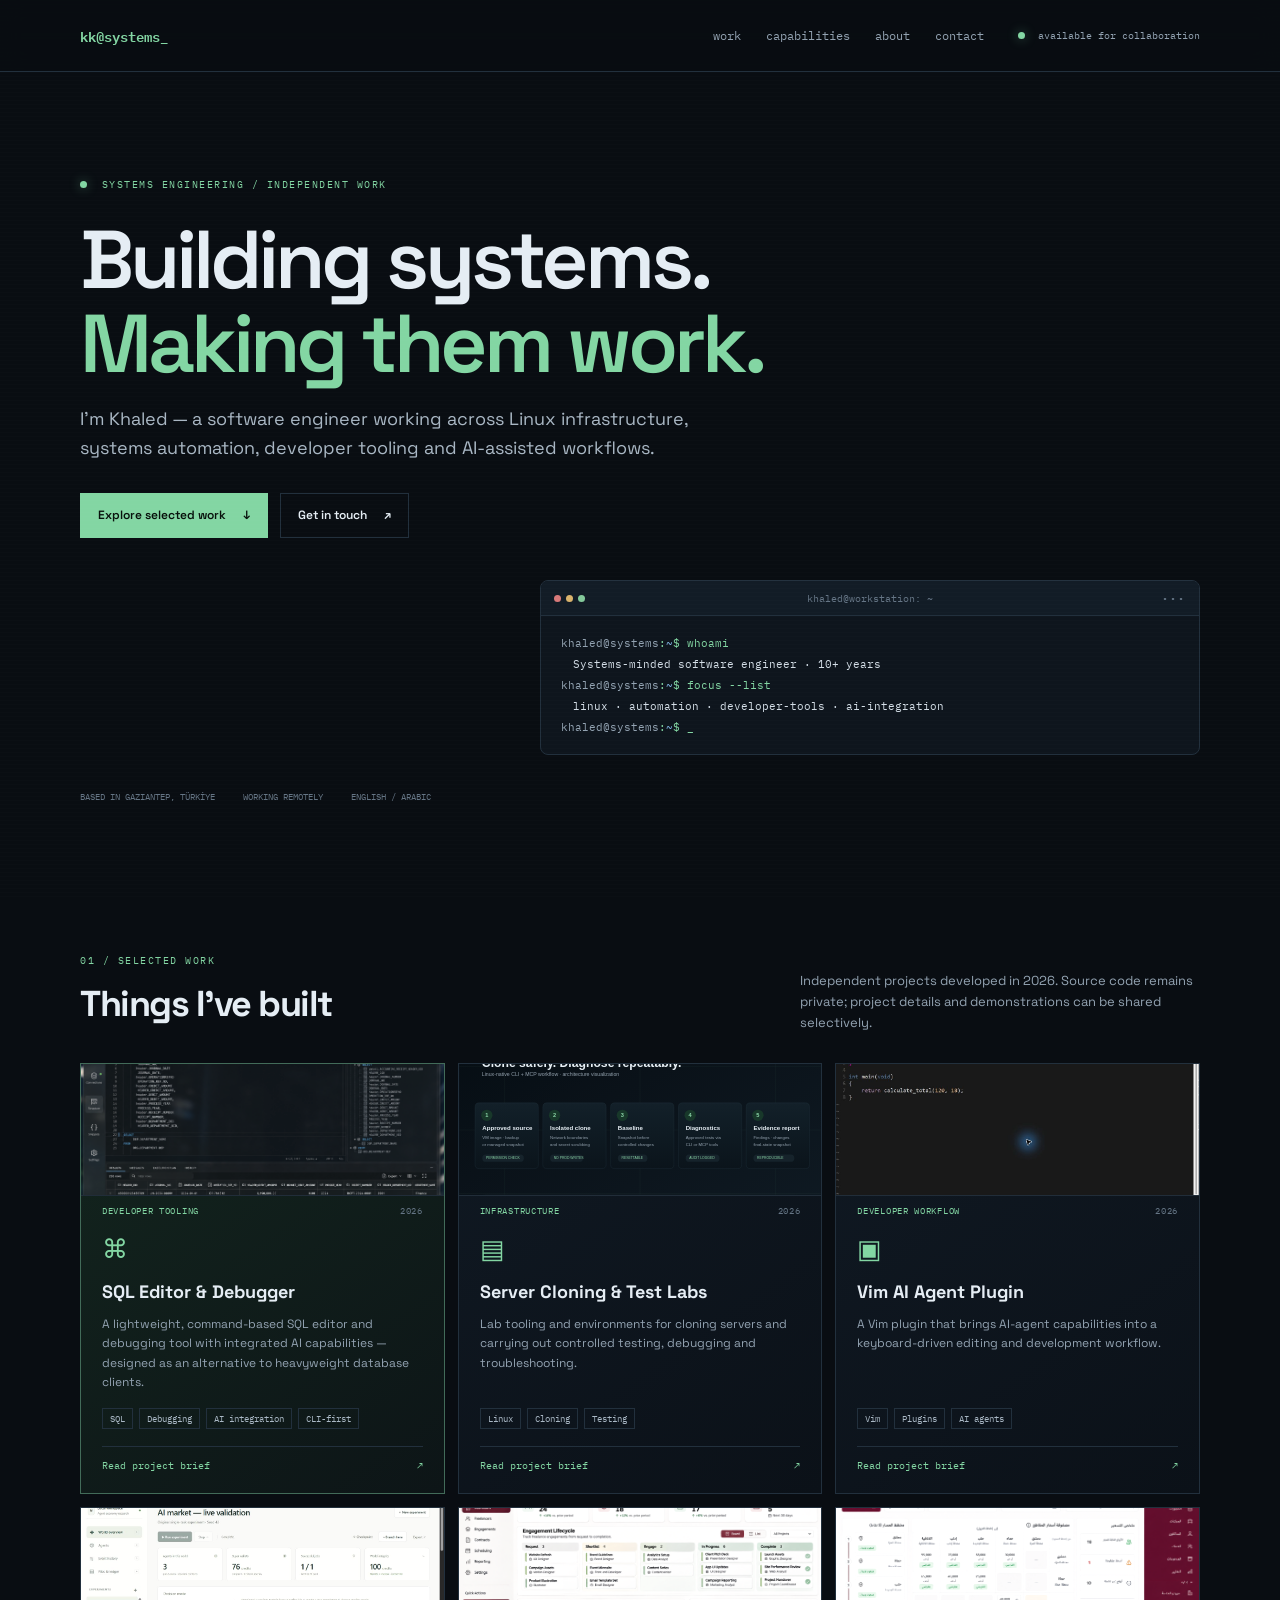
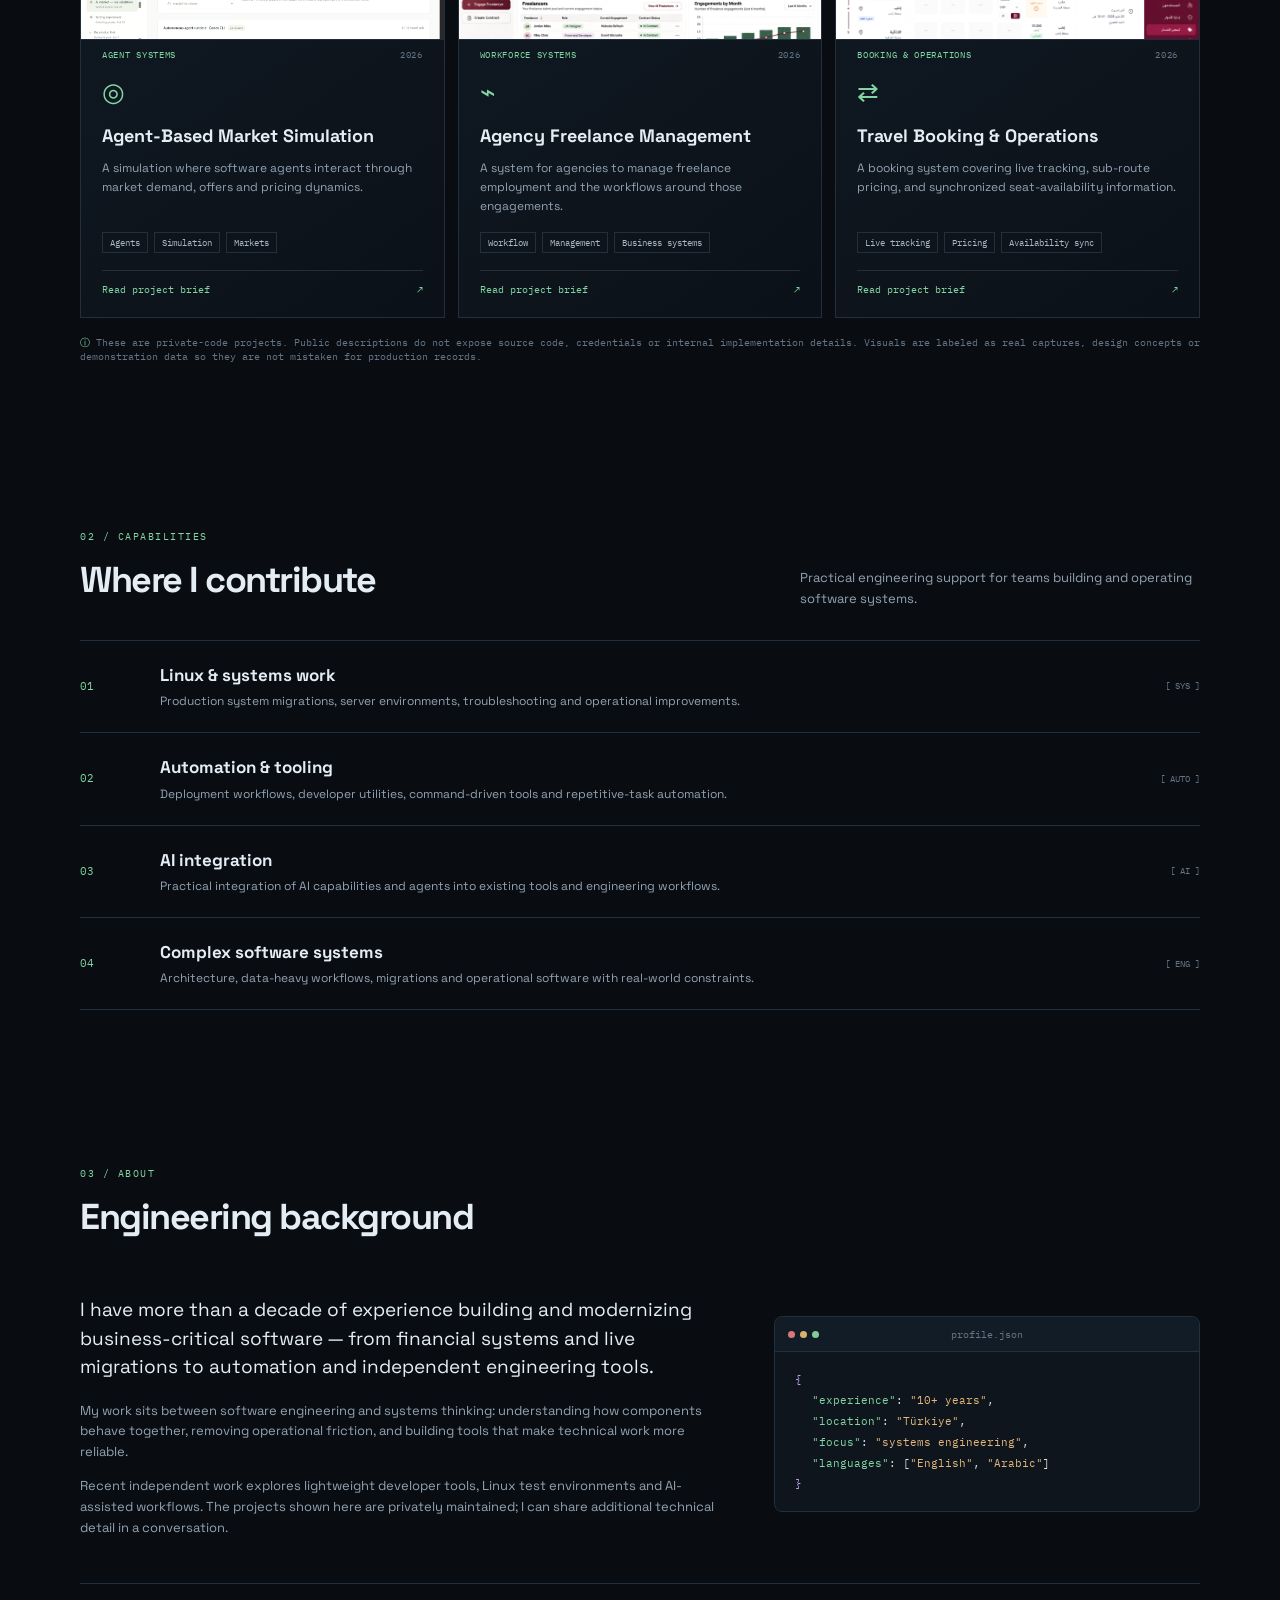
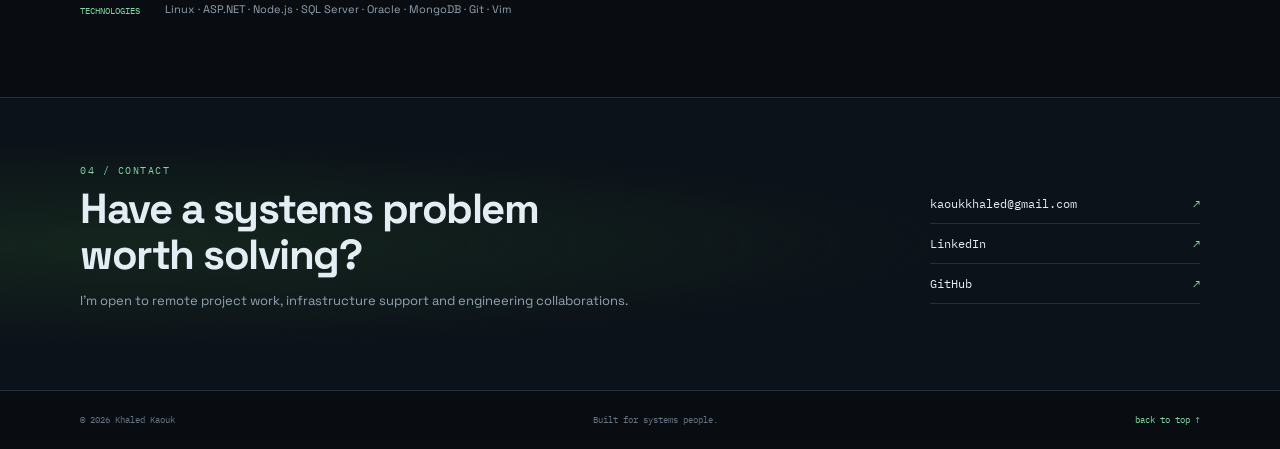
<file: index.html>
<!doctype html>
<html lang="en">
  <head>
    <meta charset="utf-8" />
    <meta name="viewport" content="width=device-width, initial-scale=1" />
    <meta
      name="description"
      content="Khaled Kaouk — systems engineering, Linux infrastructure, automation and developer tooling."
    />
    <meta property="og:title" content="Khaled Kaouk — Systems Engineering" />
    <meta
      property="og:description"
      content="Developer tools, infrastructure labs and operational software built for direct, reliable workflows."
    />
    <meta property="og:type" content="website" />
    <meta
      property="og:image"
      content="https://KhaledKaouk.github.io/assets/portfolio-social.png"
    />
    <meta name="twitter:card" content="summary_large_image" />
    <meta name="theme-color" content="#090d12" />
    <title>Khaled Kaouk | Systems Engineer</title>
    <link rel="icon" href="assets/favicon.svg" type="image/svg+xml" />
    <link rel="stylesheet" href="assets/style.css" />
    <script defer src="assets/main.js"></script>
  </head>
  <body>
    <div class="scanline" aria-hidden="true"></div>
    <header class="topbar">
      <a class="brand" href="index.html"
        ><span class="prompt">kk@systems</span><span class="cursor">_</span></a
      >
      <button
        class="menu-toggle"
        aria-label="Toggle navigation"
        aria-expanded="false"
      >
        ☰
      </button>
      <nav class="nav">
        <a href="#work">work</a>
        <a href="#capabilities">capabilities</a>
        <a href="#about">about</a>
        <a href="#contact">contact</a>
      </nav>
      <span class="status"><i></i> available for collaboration</span>
    </header>

    <main>
      <section class="hero shell">
        <div class="eyebrow">
          <span class="dot"></span> SYSTEMS ENGINEERING / INDEPENDENT WORK
        </div>
        <h1>Building systems.<br /><em>Making them work.</em></h1>
        <p class="hero-copy">
          I'm Khaled — a software engineer working across Linux infrastructure,
          systems automation, developer tooling and AI-assisted workflows.
        </p>
        <div class="hero-actions">
          <a class="button primary" href="#work"
            >Explore selected work <span>↓</span></a
          >
          <a class="button secondary" href="mailto:kaoukkhaled@gmail.com"
            >Get in touch <span>↗</span></a
          >
        </div>
        <div class="terminal-window intro-terminal">
          <div class="terminal-head">
            <span class="traffic"><b></b><b></b><b></b></span
            ><span>khaled@workstation: ~</span
            ><span class="terminal-dots">•••</span>
          </div>
          <div class="terminal-body">
            <p>
              <span class="muted">khaled@systems</span>:<span class="blue"
                >~</span
              >$ whoami
            </p>
            <p class="output">Systems-minded software engineer · 10+ years</p>
            <p>
              <span class="muted">khaled@systems</span>:<span class="blue"
                >~</span
              >$ focus --list
            </p>
            <p class="output">
              linux · automation · developer-tools · ai-integration
            </p>
            <p>
              <span class="muted">khaled@systems</span>:<span class="blue"
                >~</span
              >$ <span class="cursor">_</span>
            </p>
          </div>
        </div>
        <div class="hero-meta">
          <span>BASED IN GAZIANTEP, TÜRKİYE</span>
          <span>WORKING REMOTELY</span>
          <span>ENGLISH / ARABIC</span>
        </div>
      </section>

      <section class="section shell" id="work">
        <div class="section-heading">
          <div>
            <div class="eyebrow">01 / SELECTED WORK</div>
            <h2>Things I've built</h2>
          </div>
          <p>
            Independent projects developed in 2026. Source code remains private;
            project details and demonstrations can be shared selectively.
          </p>
        </div>
        <div class="project-grid">
          <article class="project-card featured">
            <img
              class="project-thumb"
              src="assets/projects/snted-desktop-concept.png"
              alt="SNTED desktop interface concept showing SQL editing and query results"
            />
            <div class="card-top">
              <span class="tag">DEVELOPER TOOLING</span
              ><span class="year">2026</span>
            </div>
            <div class="project-icon">⌘</div>
            <h3>SQL Editor &amp; Debugger</h3>
            <p>
              A lightweight, command-based SQL editor and debugging tool with
              integrated AI capabilities — designed as an alternative to
              heavyweight database clients.
            </p>
            <div class="chips">
              <span>SQL</span><span>Debugging</span><span>AI integration</span
              ><span>CLI-first</span>
            </div>
            <a class="text-link" href="projects/sql-editor.html"
              >Read project brief <span>↗</span></a
            >
          </article>
          <article class="project-card">
            <img
              class="project-thumb"
              src="assets/projects/netlab-workflow.svg"
              alt="NetLab isolated server clone and diagnostics workflow diagram"
            />
            <div class="card-top">
              <span class="tag">INFRASTRUCTURE</span
              ><span class="year">2026</span>
            </div>
            <div class="project-icon">▤</div>
            <h3>Server Cloning &amp; Test Labs</h3>
            <p>
              Lab tooling and environments for cloning servers and carrying out
              controlled testing, debugging and troubleshooting.
            </p>
            <div class="chips">
              <span>Linux</span><span>Cloning</span><span>Testing</span>
            </div>
            <a class="text-link" href="projects/server-labs.html"
              >Read project brief <span>↗</span></a
            >
          </article>
          <article class="project-card">
            <img
              class="project-thumb"
              src="assets/projects/vim-agent-provider.png"
              alt="Vim editor with the local vim-agent plugin loaded"
            />
            <div class="card-top">
              <span class="tag">DEVELOPER WORKFLOW</span
              ><span class="year">2026</span>
            </div>
            <div class="project-icon">▣</div>
            <h3>Vim AI Agent Plugin</h3>
            <p>
              A Vim plugin that brings AI-agent capabilities into a
              keyboard-driven editing and development workflow.
            </p>
            <div class="chips">
              <span>Vim</span><span>Plugins</span><span>AI agents</span>
            </div>
            <a class="text-link" href="projects/vim-ai.html"
              >Read project brief <span>↗</span></a
            >
          </article>
          <article class="project-card">
            <img
              class="project-thumb"
              src="assets/projects/agentworld-dashboard.png"
              alt="AgentWorld experiment dashboard with agents, wallets and event history"
            />
            <div class="card-top">
              <span class="tag">AGENT SYSTEMS</span
              ><span class="year">2026</span>
            </div>
            <div class="project-icon">◎</div>
            <h3>Agent-Based Market Simulation</h3>
            <p>
              A simulation where software agents interact through market demand,
              offers and pricing dynamics.
            </p>
            <div class="chips">
              <span>Agents</span><span>Simulation</span><span>Markets</span>
            </div>
            <a class="text-link" href="projects/market-sim.html"
              >Read project brief <span>↗</span></a
            >
          </article>
          <article class="project-card">
            <img
              class="project-thumb"
              src="assets/projects/freelance-demo-data.png"
              alt="Sanitized concept dashboard for freelance engagement management"
            />
            <div class="card-top">
              <span class="tag">WORKFORCE SYSTEMS</span
              ><span class="year">2026</span>
            </div>
            <div class="project-icon">⌁</div>
            <h3>Agency Freelance Management</h3>
            <p>
              A system for agencies to manage freelance employment and the
              workflows around those engagements.
            </p>
            <div class="chips">
              <span>Workflow</span><span>Management</span
              ><span>Business systems</span>
            </div>
            <a class="text-link" href="projects/freelance-platform.html"
              >Read project brief <span>↗</span></a
            >
          </article>
          <article class="project-card">
            <img
              class="project-thumb"
              src="assets/projects/tripbooking-route-pricing.png"
              alt="TripBooking route-segment pricing interface in Arabic"
            />
            <div class="card-top">
              <span class="tag">BOOKING &amp; OPERATIONS</span
              ><span class="year">2026</span>
            </div>
            <div class="project-icon">⇄</div>
            <h3>Travel Booking &amp; Operations</h3>
            <p>
              A booking system covering live tracking, sub-route pricing, and
              synchronized seat-availability information.
            </p>
            <div class="chips">
              <span>Live tracking</span><span>Pricing</span
              ><span>Availability sync</span>
            </div>
            <a class="text-link" href="projects/travel-platform.html"
              >Read project brief <span>↗</span></a
            >
          </article>
        </div>
        <p class="private-note">
          <span>ⓘ</span> These are private-code projects. Public descriptions do
          not expose source code, credentials or internal implementation
          details. Visuals are labeled as real captures, design concepts or
          demonstration data so they are not mistaken for production records.
        </p>
      </section>

      <section class="section shell" id="capabilities">
        <div class="section-heading">
          <div>
            <div class="eyebrow">02 / CAPABILITIES</div>
            <h2>Where I contribute</h2>
          </div>
          <p>
            Practical engineering support for teams building and operating
            software systems.
          </p>
        </div>
        <div class="capability-list">
          <div>
            <span class="cap-num">01</span>
            <div>
              <h3>Linux &amp; systems work</h3>
              <p>
                Production system migrations, server environments,
                troubleshooting and operational improvements.
              </p>
            </div>
            <span class="cap-mark">[ SYS ]</span>
          </div>
          <div>
            <span class="cap-num">02</span>
            <div>
              <h3>Automation &amp; tooling</h3>
              <p>
                Deployment workflows, developer utilities, command-driven tools
                and repetitive-task automation.
              </p>
            </div>
            <span class="cap-mark">[ AUTO ]</span>
          </div>
          <div>
            <span class="cap-num">03</span>
            <div>
              <h3>AI integration</h3>
              <p>
                Practical integration of AI capabilities and agents into
                existing tools and engineering workflows.
              </p>
            </div>
            <span class="cap-mark">[ AI ]</span>
          </div>
          <div>
            <span class="cap-num">04</span>
            <div>
              <h3>Complex software systems</h3>
              <p>
                Architecture, data-heavy workflows, migrations and operational
                software with real-world constraints.
              </p>
            </div>
            <span class="cap-mark">[ ENG ]</span>
          </div>
        </div>
      </section>

      <section class="section shell about-section" id="about">
        <div class="section-heading">
          <div>
            <div class="eyebrow">03 / ABOUT</div>
            <h2>Engineering background</h2>
          </div>
        </div>
        <div class="about-layout">
          <div class="about-copy">
            <p class="large-copy">
              I have more than a decade of experience building and modernizing
              business-critical software — from financial systems and live
              migrations to automation and independent engineering tools.
            </p>
            <p>
              My work sits between software engineering and systems thinking:
              understanding how components behave together, removing operational
              friction, and building tools that make technical work more
              reliable.
            </p>
            <p>
              Recent independent work explores lightweight developer tools,
              Linux test environments and AI-assisted workflows. The projects
              shown here are privately maintained; I can share additional
              technical detail in a conversation.
            </p>
          </div>
          <div class="facts terminal-window">
            <div class="terminal-head">
              <span class="traffic"><b></b><b></b><b></b></span
              ><span>profile.json</span>
            </div>
            <div class="terminal-body">
              <p><span class="purple">{</span></p>
              <p class="json-line">
                <span class="green">"experience"</span>:
                <span class="orange">"10+ years"</span>,
              </p>
              <p class="json-line">
                <span class="green">"location"</span>:
                <span class="orange">"Türkiye"</span>,
              </p>
              <p class="json-line">
                <span class="green">"focus"</span>:
                <span class="orange">"systems engineering"</span>,
              </p>
              <p class="json-line">
                <span class="green">"languages"</span>: [<span class="orange"
                  >"English"</span
                >, <span class="orange">"Arabic"</span>]
              </p>
              <p><span class="purple">}</span></p>
            </div>
          </div>
        </div>
        <div class="stack-row">
          <span>TECHNOLOGIES</span>
          <p>
            Linux · ASP.NET · Node.js · SQL Server · Oracle · MongoDB · Git ·
            Vim
          </p>
        </div>
      </section>

      <section class="contact-section" id="contact">
        <div class="shell contact-inner">
          <div>
            <div class="eyebrow">04 / CONTACT</div>
            <h2>Have a systems problem<br />worth solving?</h2>
            <p>
              I'm open to remote project work, infrastructure support and
              engineering collaborations.
            </p>
          </div>
          <div class="contact-links">
            <a href="mailto:kaoukkhaled@gmail.com"
              >kaoukkhaled@gmail.com <span>↗</span></a
            >
            <a
              href="https://www.linkedin.com/in/khaled-kaouk-2a9bb425a/"
              target="_blank"
              rel="noreferrer"
              >LinkedIn <span>↗</span></a
            >
            <a
              href="https://github.com/KhaledKaouk"
              target="_blank"
              rel="noreferrer"
              >GitHub <span>↗</span></a
            >
          </div>
        </div>
      </section>
    </main>
    <footer class="footer shell">
      <span>© <span id="year"></span> Khaled Kaouk</span
      ><span>Built for systems people.</span><a href="#top">back to top ↑</a>
    </footer>
  </body>
</html>
</file>
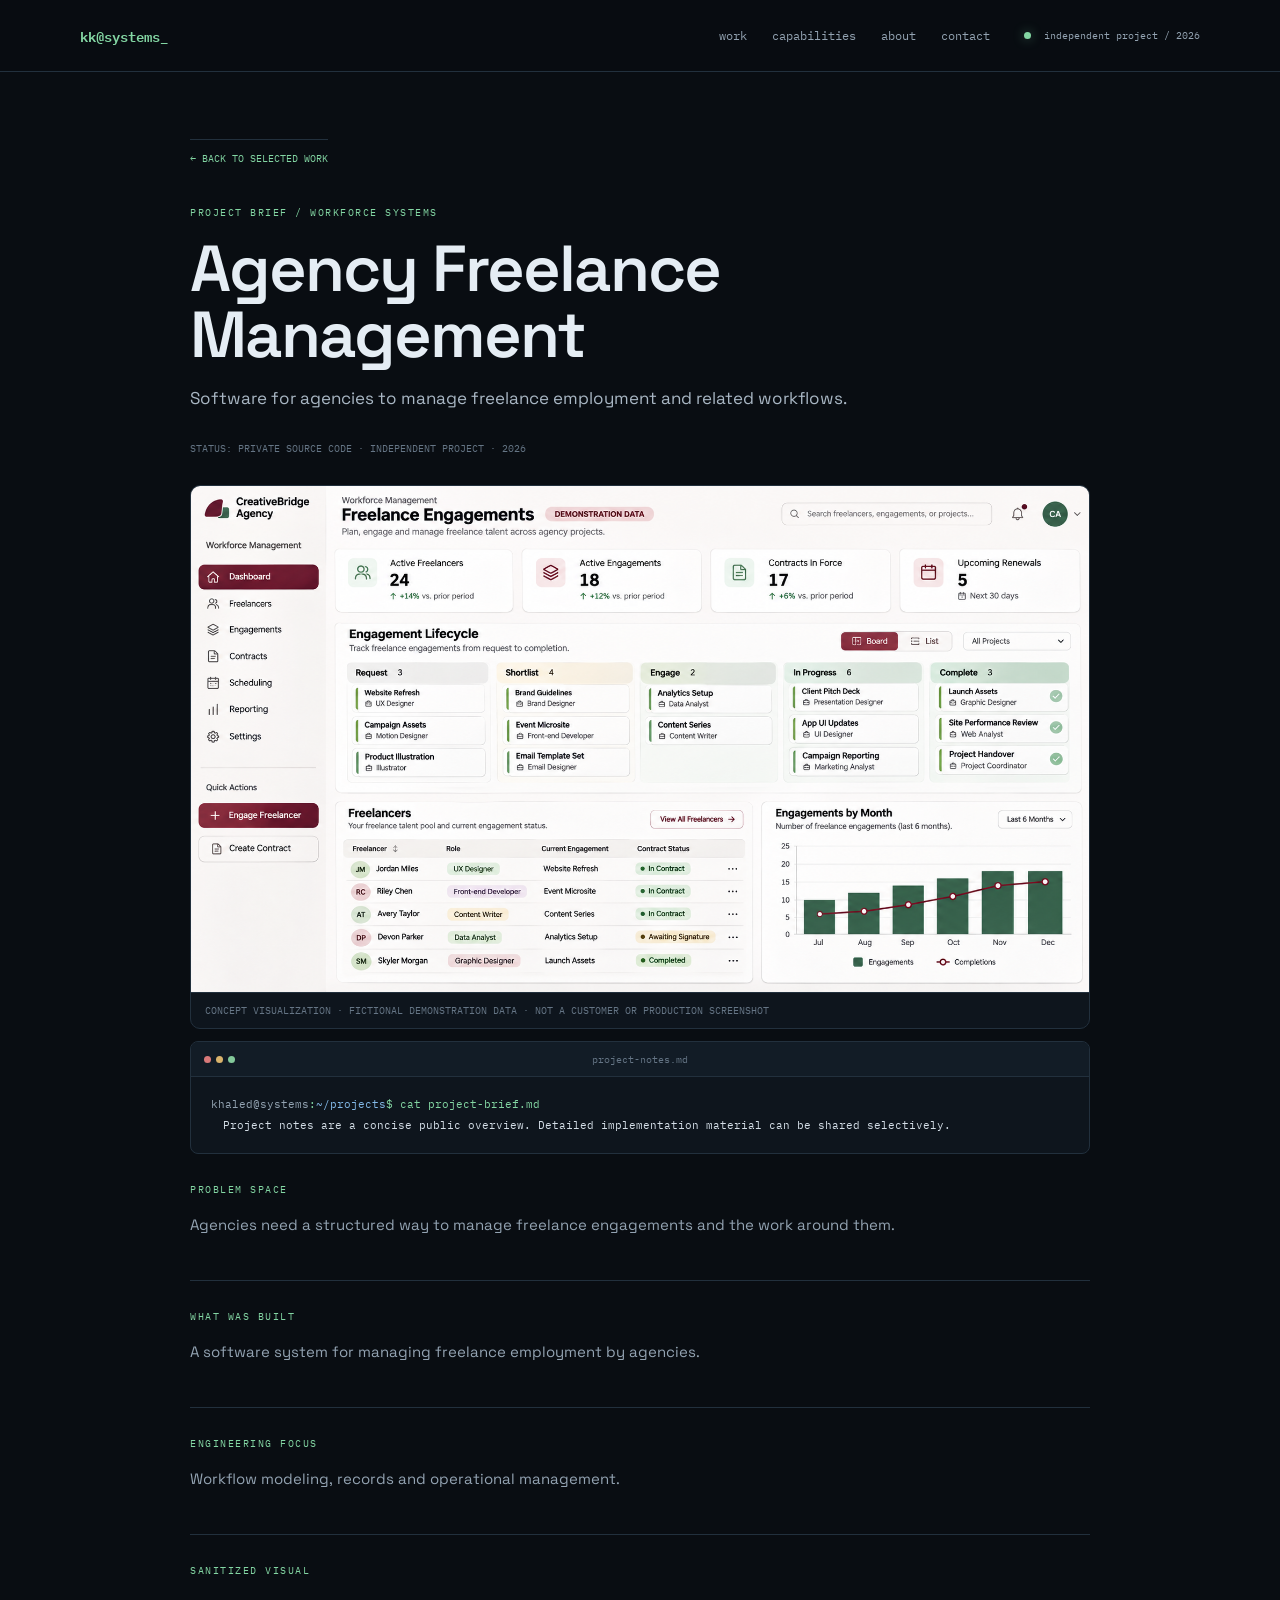
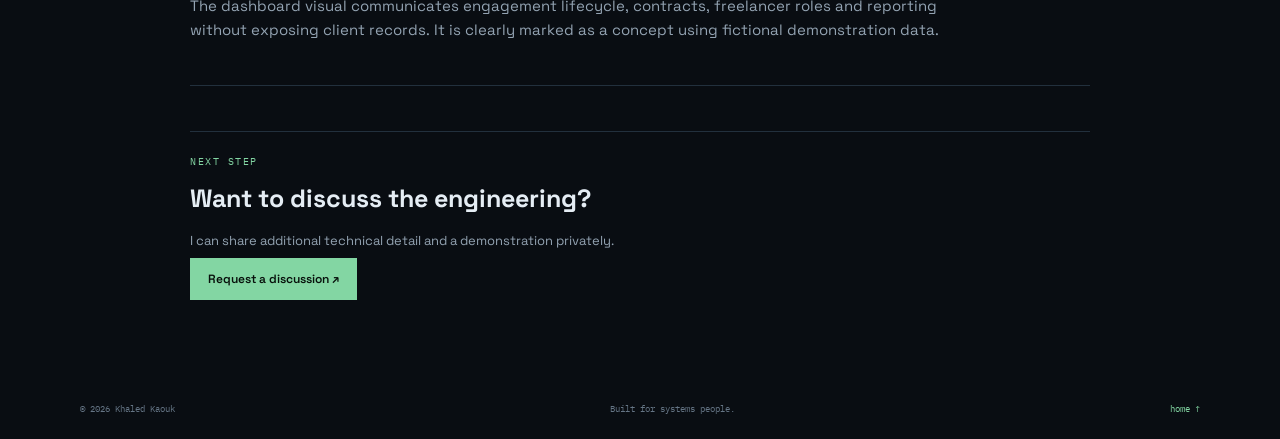
<file: projects/freelance-platform.html>
<!doctype html>
<html lang="en">
  <head>
    <meta charset="utf-8" />
    <meta name="viewport" content="width=device-width, initial-scale=1" />
    <meta name="theme-color" content="#090d12" />
    <meta
      name="description"
      content="An agency workforce system for freelance engagements, lifecycle state and operational reporting."
    />
    <meta
      property="og:title"
      content="Agency Freelance Management — Khaled Kaouk"
    />
    <meta
      property="og:description"
      content="Freelance engagement lifecycle, contracts, roles and reporting for agencies."
    />
    <meta
      property="og:image"
      content="https://KhaledKaouk.github.io/assets/projects/freelance-demo-data.png"
    />
    <meta name="twitter:card" content="summary_large_image" />
    <title>Agency Freelance Management | Khaled Kaouk</title>
    <link rel="stylesheet" href="../assets/style.css" />
    <script defer src="../assets/main.js"></script>
  </head>
  <body>
    <header class="topbar">
      <a class="brand" href="../index.html"
        ><span class="prompt">kk@systems</span><span class="cursor">_</span></a
      ><button
        class="menu-toggle"
        aria-label="Toggle navigation"
        aria-expanded="false"
      >
        ☰
      </button>
      <nav class="nav">
        <a href="../index.html#work">work</a
        ><a href="../index.html#capabilities">capabilities</a
        ><a href="../index.html#about">about</a
        ><a href="../index.html#contact">contact</a>
      </nav>
      <span class="status"><i></i> independent project / 2026</span>
    </header>
    <main class="shell" style="padding: 72px 0 90px; max-width: 900px">
      <a class="text-link" href="../index.html#work">← BACK TO SELECTED WORK</a>
      <div class="eyebrow" style="margin-top: 35px">
        PROJECT BRIEF / WORKFORCE SYSTEMS
      </div>
      <h1
        style="
          font-size: clamp(40px, 6vw, 65px);
          letter-spacing: -2px;
          margin: 15px 0;
        "
      >
        Agency Freelance Management
      </h1>
      <p class="hero-copy" style="font-size: 17px; max-width: 760px">
        Software for agencies to manage freelance employment and related
        workflows.
      </p>
      <div class="private-note" style="margin: 30px 0">
        STATUS: PRIVATE SOURCE CODE · INDEPENDENT PROJECT · 2026
      </div>
      <figure class="project-visual">
        <img
          src="../assets/projects/freelance-demo-data.png"
          alt="Concept dashboard for agency freelance engagement management using demonstration data"
        />
        <figcaption>
          CONCEPT VISUALIZATION · FICTIONAL DEMONSTRATION DATA · NOT A CUSTOMER
          OR PRODUCTION SCREENSHOT
        </figcaption>
      </figure>
      <div class="terminal-window">
        <div class="terminal-head">
          <span class="traffic"><b></b><b></b><b></b></span
          ><span>project-notes.md</span>
        </div>
        <div class="terminal-body">
          <p>
            <span class="muted">khaled@systems</span>:<span class="blue"
              >~/projects</span
            >$ cat project-brief.md
          </p>
          <p class="output">
            Project notes are a concise public overview. Detailed implementation
            material can be shared selectively.
          </p>
        </div>
      </div>
      <section
        class="section"
        style="padding: 28px 0; border-bottom: 1px solid var(--line)"
      >
        <div class="eyebrow">PROBLEM SPACE</div>
        <p style="max-width: 760px; color: var(--muted); font-size: 15px">
          Agencies need a structured way to manage freelance engagements and the
          work around them.
        </p>
      </section>
      <section
        class="section"
        style="padding: 28px 0; border-bottom: 1px solid var(--line)"
      >
        <div class="eyebrow">WHAT WAS BUILT</div>
        <p style="max-width: 760px; color: var(--muted); font-size: 15px">
          A software system for managing freelance employment by agencies.
        </p>
      </section>
      <section
        class="section"
        style="padding: 28px 0; border-bottom: 1px solid var(--line)"
      >
        <div class="eyebrow">ENGINEERING FOCUS</div>
        <p style="max-width: 760px; color: var(--muted); font-size: 15px">
          Workflow modeling, records and operational management.
        </p>
      </section>
      <section
        class="section"
        style="padding: 28px 0; border-bottom: 1px solid var(--line)"
      >
        <div class="eyebrow">SANITIZED VISUAL</div>
        <p style="max-width: 760px; color: var(--muted); font-size: 15px">
          The dashboard visual communicates engagement lifecycle, contracts,
          freelancer roles and reporting without exposing client records. It is
          clearly marked as a concept using fictional demonstration data.
        </p>
      </section>
      <div
        style="
          border-top: 1px solid var(--line);
          margin-top: 45px;
          padding-top: 22px;
        "
      >
        <div class="eyebrow">NEXT STEP</div>
        <h2 style="font-size: 25px; margin: 8px 0">
          Want to discuss the engineering?
        </h2>
        <p style="color: var(--muted); font-size: 13px">
          I can share additional technical detail and a demonstration privately.
        </p>
        <a
          class="button primary"
          href="mailto:kaoukkhaled@gmail.com?subject=Project%20discussion%3A%20Agency%20Freelance%20Management"
          >Request a discussion ↗</a
        >
      </div>
    </main>
    <footer class="footer shell">
      <span>© <span id="year"></span> Khaled Kaouk</span
      ><span>Built for systems people.</span><a href="../index.html">home ↑</a>
    </footer>
  </body>
</html>
</file>
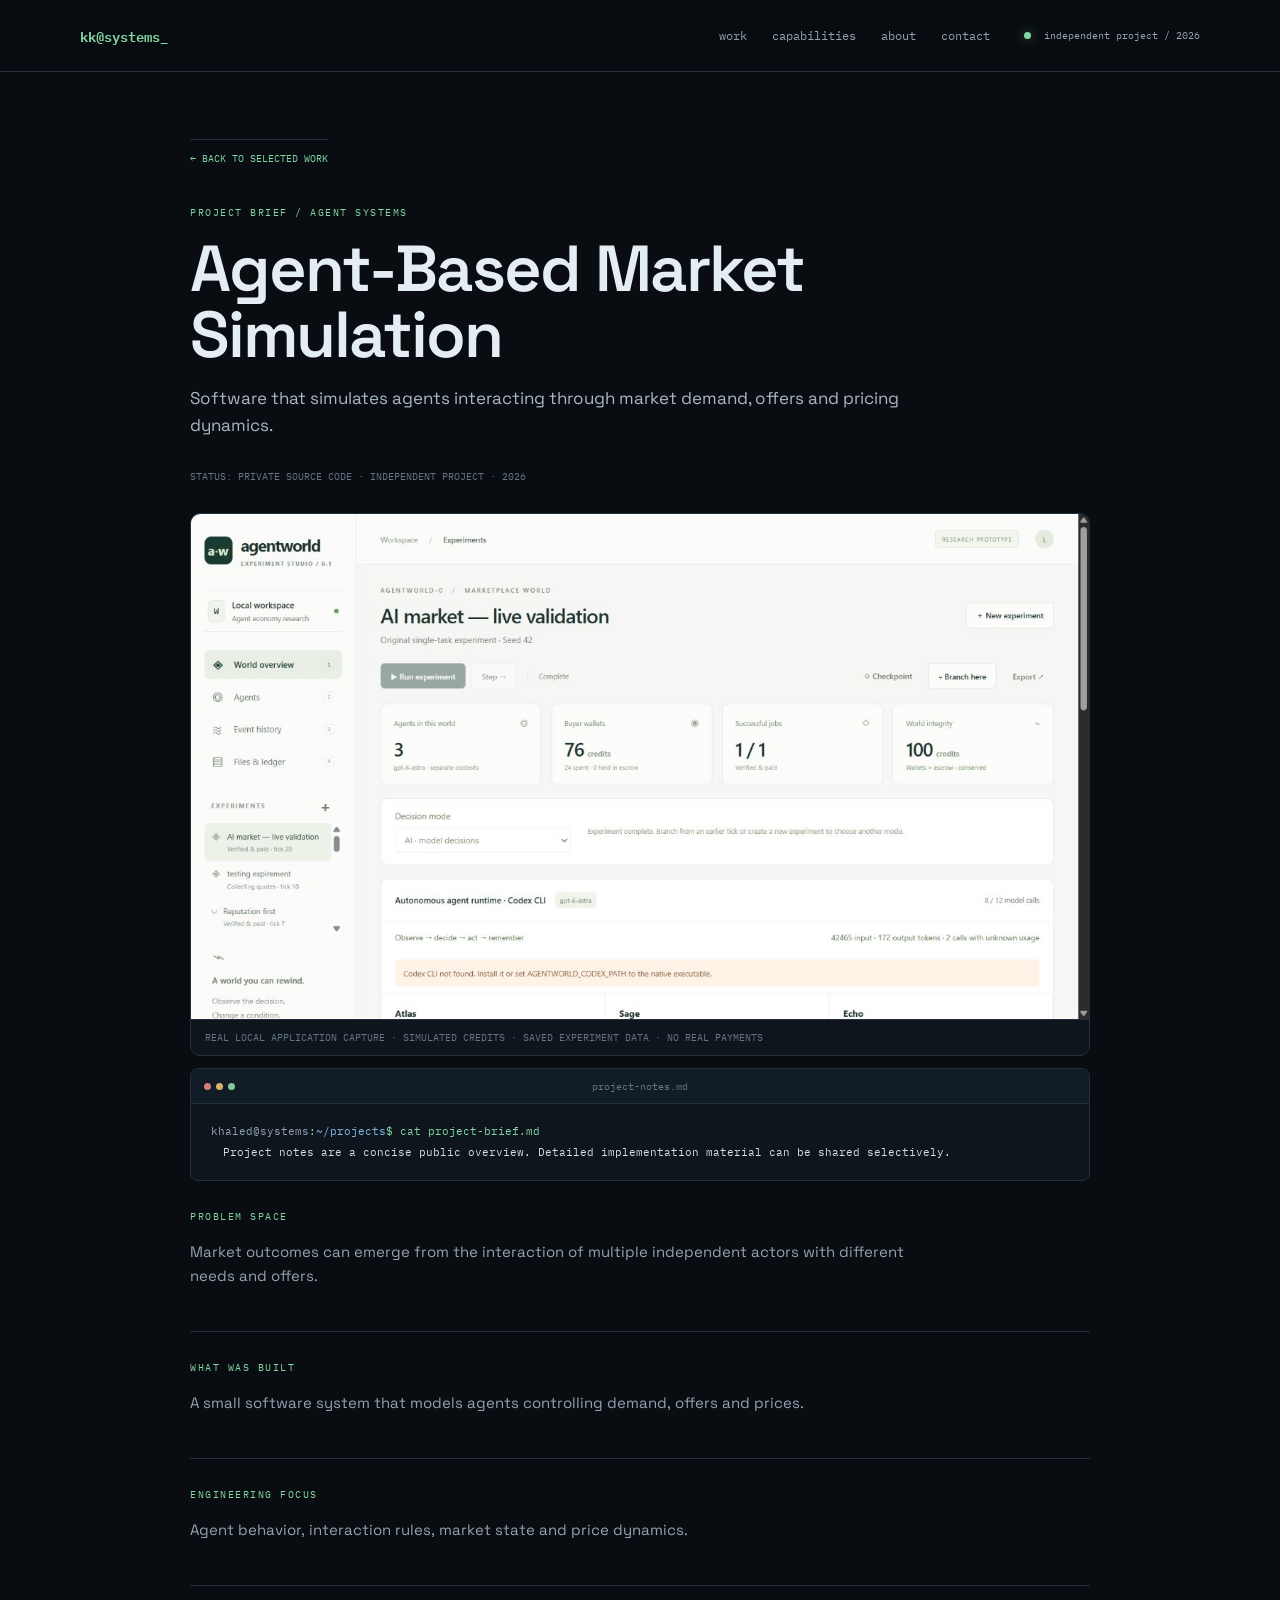
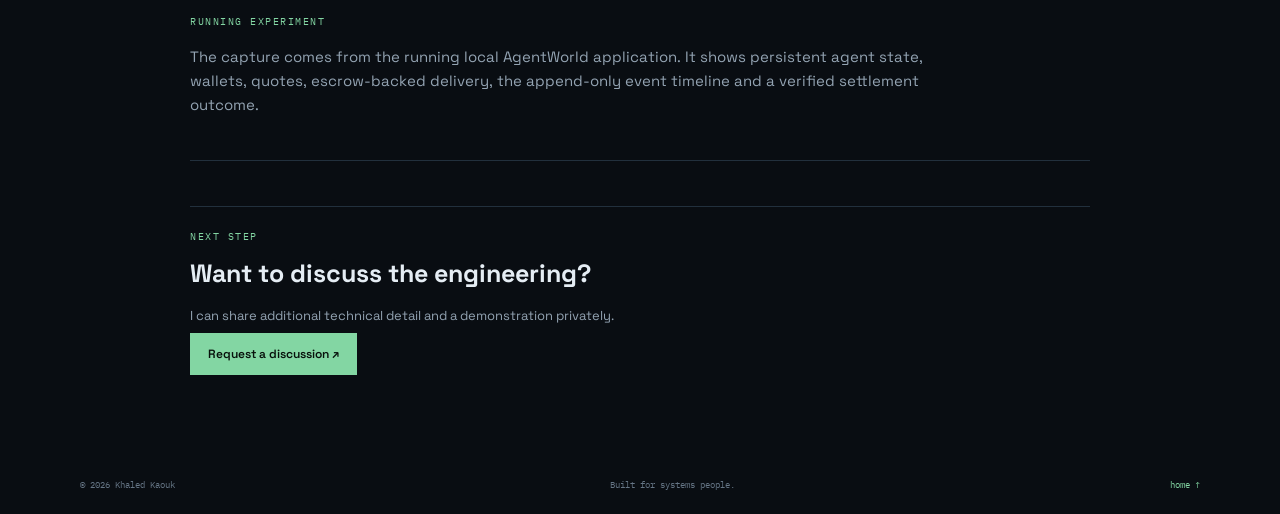
<file: projects/market-sim.html>
<!doctype html>
<html lang="en">
  <head>
    <meta charset="utf-8" />
    <meta name="viewport" content="width=device-width, initial-scale=1" />
    <meta name="theme-color" content="#090d12" />
    <meta
      name="description"
      content="AgentWorld, a local stateful test world for observable agent markets, wallets, escrow and replay."
    />
    <meta
      property="og:title"
      content="AgentWorld Market Simulation — Khaled Kaouk"
    />
    <meta
      property="og:description"
      content="Observable agent markets with wallets, escrow, event history, replay and branching."
    />
    <meta
      property="og:image"
      content="https://KhaledKaouk.github.io/assets/projects/agentworld-dashboard.png"
    />
    <meta name="twitter:card" content="summary_large_image" />
    <title>Agent-Based Market Simulation | Khaled Kaouk</title>
    <link rel="stylesheet" href="../assets/style.css" />
    <script defer src="../assets/main.js"></script>
  </head>
  <body>
    <header class="topbar">
      <a class="brand" href="../index.html"
        ><span class="prompt">kk@systems</span><span class="cursor">_</span></a
      ><button
        class="menu-toggle"
        aria-label="Toggle navigation"
        aria-expanded="false"
      >
        ☰
      </button>
      <nav class="nav">
        <a href="../index.html#work">work</a
        ><a href="../index.html#capabilities">capabilities</a
        ><a href="../index.html#about">about</a
        ><a href="../index.html#contact">contact</a>
      </nav>
      <span class="status"><i></i> independent project / 2026</span>
    </header>
    <main class="shell" style="padding: 72px 0 90px; max-width: 900px">
      <a class="text-link" href="../index.html#work">← BACK TO SELECTED WORK</a>
      <div class="eyebrow" style="margin-top: 35px">
        PROJECT BRIEF / AGENT SYSTEMS
      </div>
      <h1
        style="
          font-size: clamp(40px, 6vw, 65px);
          letter-spacing: -2px;
          margin: 15px 0;
        "
      >
        Agent-Based Market Simulation
      </h1>
      <p class="hero-copy" style="font-size: 17px; max-width: 760px">
        Software that simulates agents interacting through market demand, offers
        and pricing dynamics.
      </p>
      <div class="private-note" style="margin: 30px 0">
        STATUS: PRIVATE SOURCE CODE · INDEPENDENT PROJECT · 2026
      </div>
      <figure class="project-visual">
        <img
          src="../assets/projects/agentworld-dashboard.png"
          alt="Running AgentWorld experiment dashboard showing agents, wallets, quotes and verified settlement"
        />
        <figcaption>
          REAL LOCAL APPLICATION CAPTURE · SIMULATED CREDITS · SAVED EXPERIMENT
          DATA · NO REAL PAYMENTS
        </figcaption>
      </figure>
      <div class="terminal-window">
        <div class="terminal-head">
          <span class="traffic"><b></b><b></b><b></b></span
          ><span>project-notes.md</span>
        </div>
        <div class="terminal-body">
          <p>
            <span class="muted">khaled@systems</span>:<span class="blue"
              >~/projects</span
            >$ cat project-brief.md
          </p>
          <p class="output">
            Project notes are a concise public overview. Detailed implementation
            material can be shared selectively.
          </p>
        </div>
      </div>
      <section
        class="section"
        style="padding: 28px 0; border-bottom: 1px solid var(--line)"
      >
        <div class="eyebrow">PROBLEM SPACE</div>
        <p style="max-width: 760px; color: var(--muted); font-size: 15px">
          Market outcomes can emerge from the interaction of multiple
          independent actors with different needs and offers.
        </p>
      </section>
      <section
        class="section"
        style="padding: 28px 0; border-bottom: 1px solid var(--line)"
      >
        <div class="eyebrow">WHAT WAS BUILT</div>
        <p style="max-width: 760px; color: var(--muted); font-size: 15px">
          A small software system that models agents controlling demand, offers
          and prices.
        </p>
      </section>
      <section
        class="section"
        style="padding: 28px 0; border-bottom: 1px solid var(--line)"
      >
        <div class="eyebrow">ENGINEERING FOCUS</div>
        <p style="max-width: 760px; color: var(--muted); font-size: 15px">
          Agent behavior, interaction rules, market state and price dynamics.
        </p>
      </section>
      <section
        class="section"
        style="padding: 28px 0; border-bottom: 1px solid var(--line)"
      >
        <div class="eyebrow">RUNNING EXPERIMENT</div>
        <p style="max-width: 760px; color: var(--muted); font-size: 15px">
          The capture comes from the running local AgentWorld application. It
          shows persistent agent state, wallets, quotes, escrow-backed delivery,
          the append-only event timeline and a verified settlement outcome.
        </p>
      </section>
      <div
        style="
          border-top: 1px solid var(--line);
          margin-top: 45px;
          padding-top: 22px;
        "
      >
        <div class="eyebrow">NEXT STEP</div>
        <h2 style="font-size: 25px; margin: 8px 0">
          Want to discuss the engineering?
        </h2>
        <p style="color: var(--muted); font-size: 13px">
          I can share additional technical detail and a demonstration privately.
        </p>
        <a
          class="button primary"
          href="mailto:kaoukkhaled@gmail.com?subject=Project%20discussion%3A%20Agent-Based%20Market%20Simulation"
          >Request a discussion ↗</a
        >
      </div>
    </main>
    <footer class="footer shell">
      <span>© <span id="year"></span> Khaled Kaouk</span
      ><span>Built for systems people.</span><a href="../index.html">home ↑</a>
    </footer>
  </body>
</html>
</file>
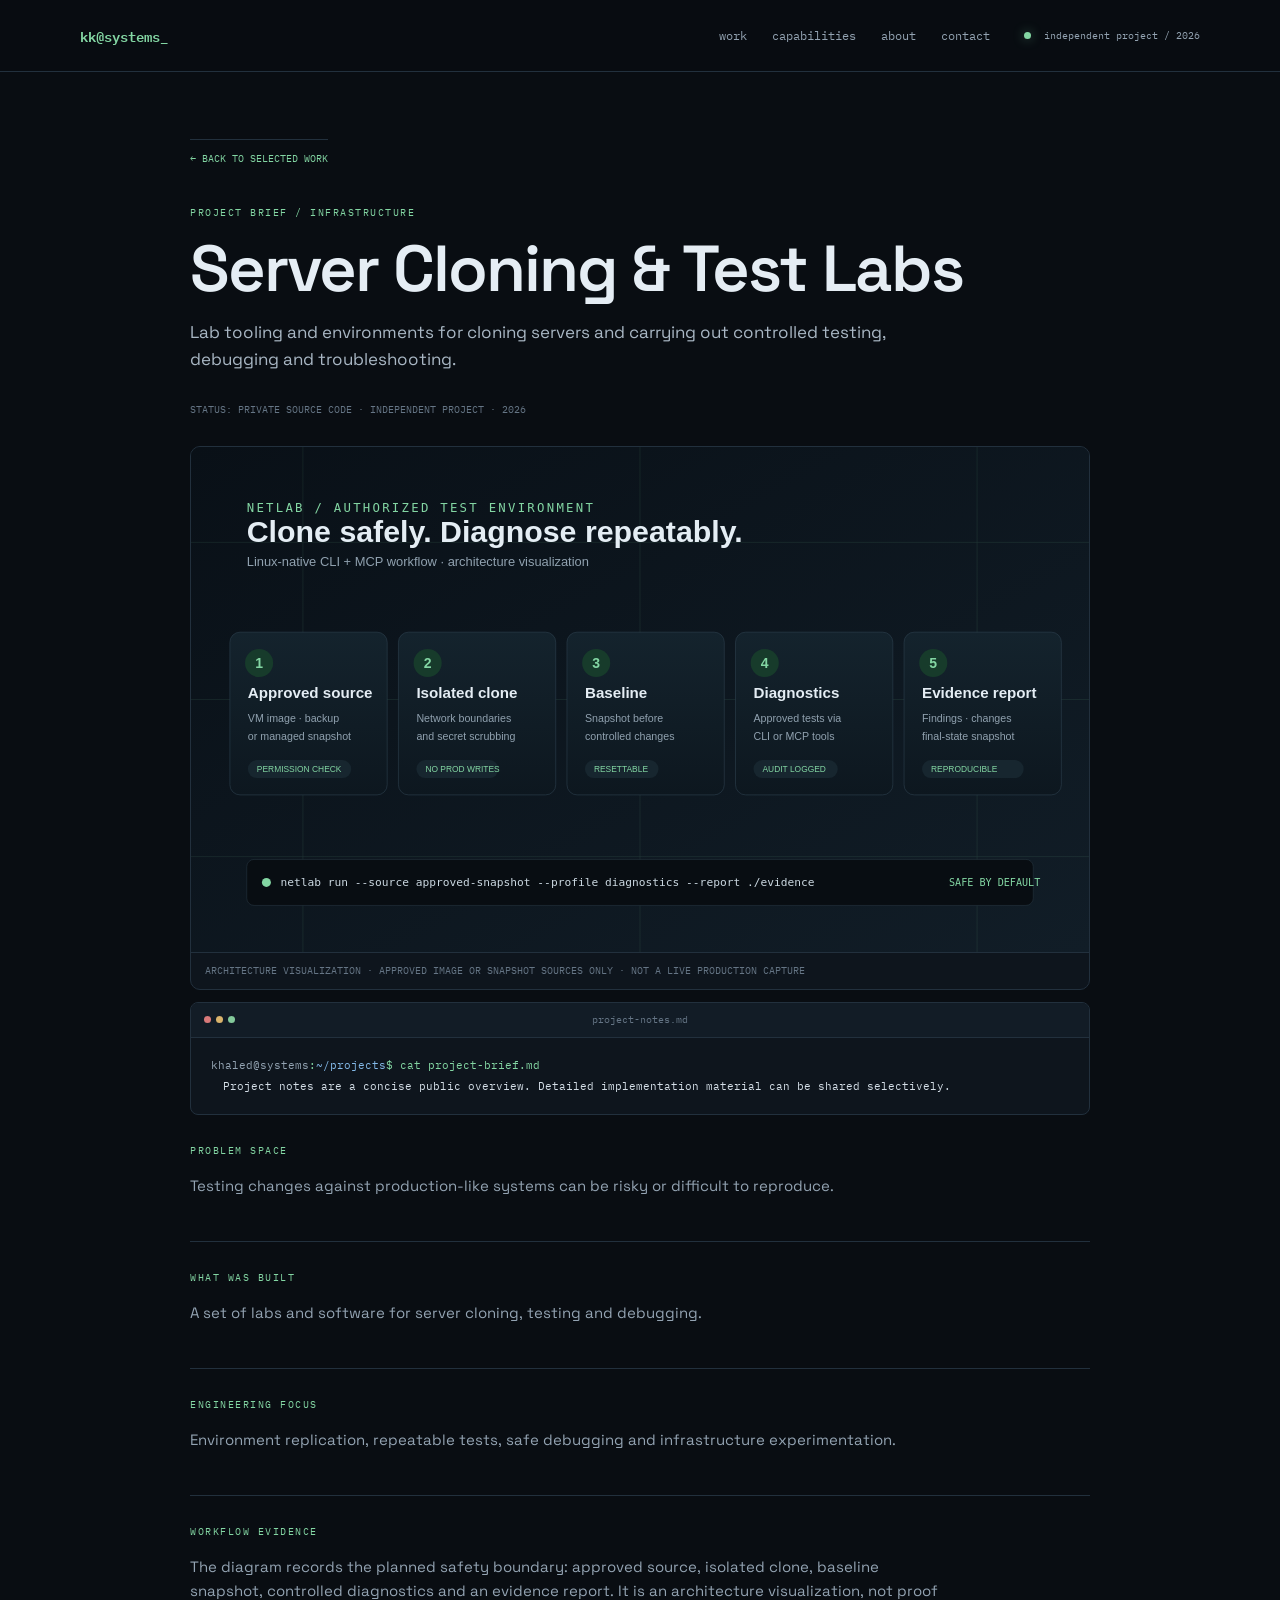
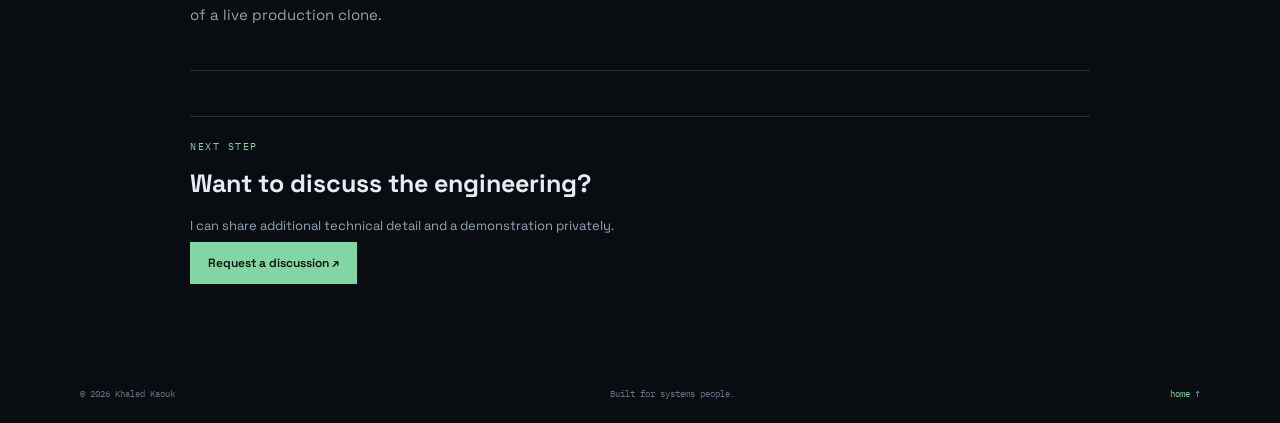
<file: projects/server-labs.html>
<!doctype html>
<html lang="en">
  <head>
    <meta charset="utf-8" />
    <meta name="viewport" content="width=device-width, initial-scale=1" />
    <meta name="theme-color" content="#090d12" />
    <meta
      name="description"
      content="NetLab workflow for authorized server cloning, isolated testing and repeatable diagnostics."
    />
    <meta
      property="og:title"
      content="Server Cloning &amp; Test Labs — Khaled Kaouk"
    />
    <meta
      property="og:description"
      content="An authorized, isolated workflow for repeatable server testing and diagnostics."
    />
    <meta
      property="og:image"
      content="https://KhaledKaouk.github.io/assets/portfolio-social.png"
    />
    <meta name="twitter:card" content="summary_large_image" />
    <title>Server Cloning & Test Labs | Khaled Kaouk</title>
    <link rel="stylesheet" href="../assets/style.css" />
    <script defer src="../assets/main.js"></script>
  </head>
  <body>
    <header class="topbar">
      <a class="brand" href="../index.html"
        ><span class="prompt">kk@systems</span><span class="cursor">_</span></a
      ><button
        class="menu-toggle"
        aria-label="Toggle navigation"
        aria-expanded="false"
      >
        ☰
      </button>
      <nav class="nav">
        <a href="../index.html#work">work</a
        ><a href="../index.html#capabilities">capabilities</a
        ><a href="../index.html#about">about</a
        ><a href="../index.html#contact">contact</a>
      </nav>
      <span class="status"><i></i> independent project / 2026</span>
    </header>
    <main class="shell" style="padding: 72px 0 90px; max-width: 900px">
      <a class="text-link" href="../index.html#work">← BACK TO SELECTED WORK</a>
      <div class="eyebrow" style="margin-top: 35px">
        PROJECT BRIEF / INFRASTRUCTURE
      </div>
      <h1
        style="
          font-size: clamp(40px, 6vw, 65px);
          letter-spacing: -2px;
          margin: 15px 0;
        "
      >
        Server Cloning & Test Labs
      </h1>
      <p class="hero-copy" style="font-size: 17px; max-width: 760px">
        Lab tooling and environments for cloning servers and carrying out
        controlled testing, debugging and troubleshooting.
      </p>
      <div class="private-note" style="margin: 30px 0">
        STATUS: PRIVATE SOURCE CODE · INDEPENDENT PROJECT · 2026
      </div>
      <figure class="project-visual">
        <img
          src="../assets/projects/netlab-workflow.svg"
          alt="NetLab authorized cloning and isolated diagnostics workflow"
        />
        <figcaption>
          ARCHITECTURE VISUALIZATION · APPROVED IMAGE OR SNAPSHOT SOURCES ONLY ·
          NOT A LIVE PRODUCTION CAPTURE
        </figcaption>
      </figure>
      <div class="terminal-window">
        <div class="terminal-head">
          <span class="traffic"><b></b><b></b><b></b></span
          ><span>project-notes.md</span>
        </div>
        <div class="terminal-body">
          <p>
            <span class="muted">khaled@systems</span>:<span class="blue"
              >~/projects</span
            >$ cat project-brief.md
          </p>
          <p class="output">
            Project notes are a concise public overview. Detailed implementation
            material can be shared selectively.
          </p>
        </div>
      </div>
      <section
        class="section"
        style="padding: 28px 0; border-bottom: 1px solid var(--line)"
      >
        <div class="eyebrow">PROBLEM SPACE</div>
        <p style="max-width: 760px; color: var(--muted); font-size: 15px">
          Testing changes against production-like systems can be risky or
          difficult to reproduce.
        </p>
      </section>
      <section
        class="section"
        style="padding: 28px 0; border-bottom: 1px solid var(--line)"
      >
        <div class="eyebrow">WHAT WAS BUILT</div>
        <p style="max-width: 760px; color: var(--muted); font-size: 15px">
          A set of labs and software for server cloning, testing and debugging.
        </p>
      </section>
      <section
        class="section"
        style="padding: 28px 0; border-bottom: 1px solid var(--line)"
      >
        <div class="eyebrow">ENGINEERING FOCUS</div>
        <p style="max-width: 760px; color: var(--muted); font-size: 15px">
          Environment replication, repeatable tests, safe debugging and
          infrastructure experimentation.
        </p>
      </section>
      <section
        class="section"
        style="padding: 28px 0; border-bottom: 1px solid var(--line)"
      >
        <div class="eyebrow">WORKFLOW EVIDENCE</div>
        <p style="max-width: 760px; color: var(--muted); font-size: 15px">
          The diagram records the planned safety boundary: approved source,
          isolated clone, baseline snapshot, controlled diagnostics and an
          evidence report. It is an architecture visualization, not proof of a
          live production clone.
        </p>
      </section>
      <div
        style="
          border-top: 1px solid var(--line);
          margin-top: 45px;
          padding-top: 22px;
        "
      >
        <div class="eyebrow">NEXT STEP</div>
        <h2 style="font-size: 25px; margin: 8px 0">
          Want to discuss the engineering?
        </h2>
        <p style="color: var(--muted); font-size: 13px">
          I can share additional technical detail and a demonstration privately.
        </p>
        <a
          class="button primary"
          href="mailto:kaoukkhaled@gmail.com?subject=Project%20discussion%3A%20Server%20Cloning%20&%20Test%20Labs"
          >Request a discussion ↗</a
        >
      </div>
    </main>
    <footer class="footer shell">
      <span>© <span id="year"></span> Khaled Kaouk</span
      ><span>Built for systems people.</span><a href="../index.html">home ↑</a>
    </footer>
  </body>
</html>
</file>
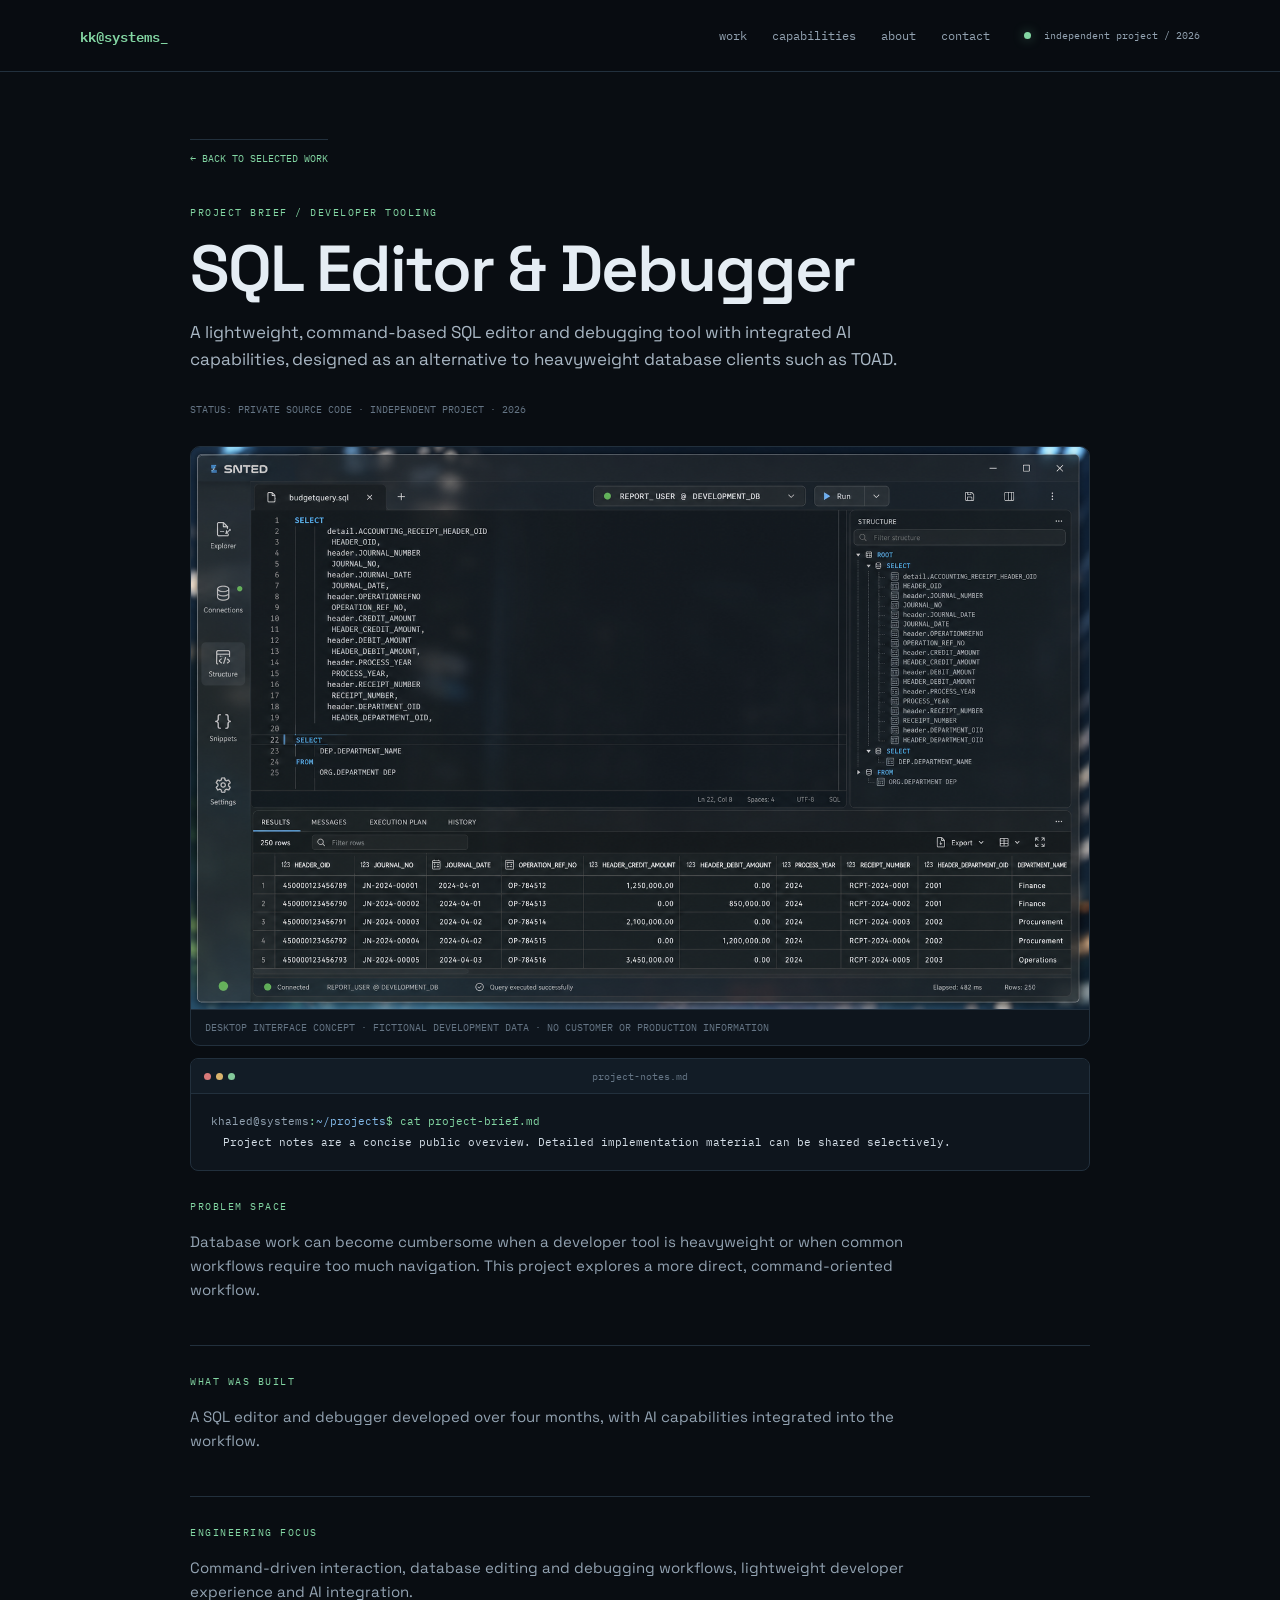
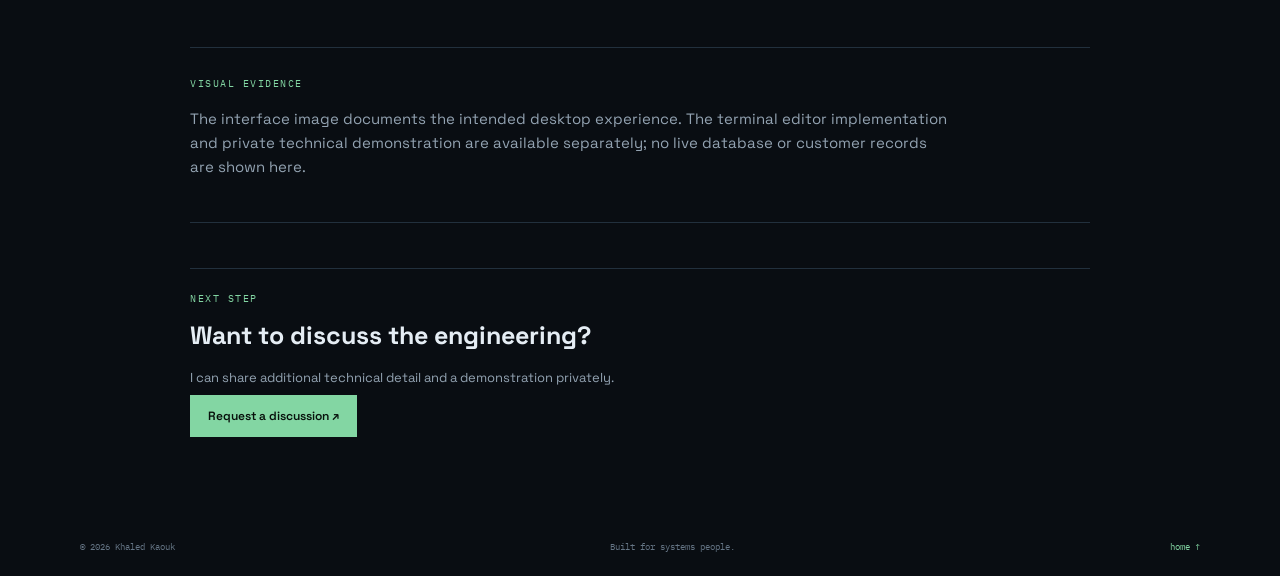
<file: projects/sql-editor.html>
<!doctype html>
<html lang="en">
  <head>
    <meta charset="utf-8" />
    <meta name="viewport" content="width=device-width, initial-scale=1" />
    <meta name="theme-color" content="#090d12" />
    <meta
      name="description"
      content="SNTED, a lightweight command-driven SQL editor and debugging workflow with AI-assisted tooling."
    />
    <meta
      property="og:title"
      content="SQL Editor &amp; Debugger — Khaled Kaouk"
    />
    <meta
      property="og:description"
      content="Lightweight SQL tooling, command-driven workflows and AI-assisted editing."
    />
    <meta
      property="og:image"
      content="https://KhaledKaouk.github.io/assets/projects/snted-desktop-concept.png"
    />
    <meta name="twitter:card" content="summary_large_image" />
    <title>SQL Editor & Debugger | Khaled Kaouk</title>
    <link rel="stylesheet" href="../assets/style.css" />
    <script defer src="../assets/main.js"></script>
  </head>
  <body>
    <header class="topbar">
      <a class="brand" href="../index.html"
        ><span class="prompt">kk@systems</span><span class="cursor">_</span></a
      ><button
        class="menu-toggle"
        aria-label="Toggle navigation"
        aria-expanded="false"
      >
        ☰
      </button>
      <nav class="nav">
        <a href="../index.html#work">work</a
        ><a href="../index.html#capabilities">capabilities</a
        ><a href="../index.html#about">about</a
        ><a href="../index.html#contact">contact</a>
      </nav>
      <span class="status"><i></i> independent project / 2026</span>
    </header>
    <main class="shell" style="padding: 72px 0 90px; max-width: 900px">
      <a class="text-link" href="../index.html#work">← BACK TO SELECTED WORK</a>
      <div class="eyebrow" style="margin-top: 35px">
        PROJECT BRIEF / DEVELOPER TOOLING
      </div>
      <h1
        style="
          font-size: clamp(40px, 6vw, 65px);
          letter-spacing: -2px;
          margin: 15px 0;
        "
      >
        SQL Editor & Debugger
      </h1>
      <p class="hero-copy" style="font-size: 17px; max-width: 760px">
        A lightweight, command-based SQL editor and debugging tool with
        integrated AI capabilities, designed as an alternative to heavyweight
        database clients such as TOAD.
      </p>
      <div class="private-note" style="margin: 30px 0">
        STATUS: PRIVATE SOURCE CODE · INDEPENDENT PROJECT · 2026
      </div>
      <figure class="project-visual">
        <img
          src="../assets/projects/snted-desktop-concept.png"
          alt="SNTED desktop interface concept with SQL editor, structure view and result grid"
        />
        <figcaption>
          DESKTOP INTERFACE CONCEPT · FICTIONAL DEVELOPMENT DATA · NO CUSTOMER
          OR PRODUCTION INFORMATION
        </figcaption>
      </figure>
      <div class="terminal-window">
        <div class="terminal-head">
          <span class="traffic"><b></b><b></b><b></b></span
          ><span>project-notes.md</span>
        </div>
        <div class="terminal-body">
          <p>
            <span class="muted">khaled@systems</span>:<span class="blue"
              >~/projects</span
            >$ cat project-brief.md
          </p>
          <p class="output">
            Project notes are a concise public overview. Detailed implementation
            material can be shared selectively.
          </p>
        </div>
      </div>
      <section
        class="section"
        style="padding: 28px 0; border-bottom: 1px solid var(--line)"
      >
        <div class="eyebrow">PROBLEM SPACE</div>
        <p style="max-width: 760px; color: var(--muted); font-size: 15px">
          Database work can become cumbersome when a developer tool is
          heavyweight or when common workflows require too much navigation. This
          project explores a more direct, command-oriented workflow.
        </p>
      </section>
      <section
        class="section"
        style="padding: 28px 0; border-bottom: 1px solid var(--line)"
      >
        <div class="eyebrow">WHAT WAS BUILT</div>
        <p style="max-width: 760px; color: var(--muted); font-size: 15px">
          A SQL editor and debugger developed over four months, with AI
          capabilities integrated into the workflow.
        </p>
      </section>
      <section
        class="section"
        style="padding: 28px 0; border-bottom: 1px solid var(--line)"
      >
        <div class="eyebrow">ENGINEERING FOCUS</div>
        <p style="max-width: 760px; color: var(--muted); font-size: 15px">
          Command-driven interaction, database editing and debugging workflows,
          lightweight developer experience and AI integration.
        </p>
      </section>
      <section
        class="section"
        style="padding: 28px 0; border-bottom: 1px solid var(--line)"
      >
        <div class="eyebrow">VISUAL EVIDENCE</div>
        <p style="max-width: 760px; color: var(--muted); font-size: 15px">
          The interface image documents the intended desktop experience. The
          terminal editor implementation and private technical demonstration are
          available separately; no live database or customer records are shown
          here.
        </p>
      </section>
      <div
        style="
          border-top: 1px solid var(--line);
          margin-top: 45px;
          padding-top: 22px;
        "
      >
        <div class="eyebrow">NEXT STEP</div>
        <h2 style="font-size: 25px; margin: 8px 0">
          Want to discuss the engineering?
        </h2>
        <p style="color: var(--muted); font-size: 13px">
          I can share additional technical detail and a demonstration privately.
        </p>
        <a
          class="button primary"
          href="mailto:kaoukkhaled@gmail.com?subject=Project%20discussion%3A%20SQL%20Editor%20&%20Debugger"
          >Request a discussion ↗</a
        >
      </div>
    </main>
    <footer class="footer shell">
      <span>© <span id="year"></span> Khaled Kaouk</span
      ><span>Built for systems people.</span><a href="../index.html">home ↑</a>
    </footer>
  </body>
</html>
</file>
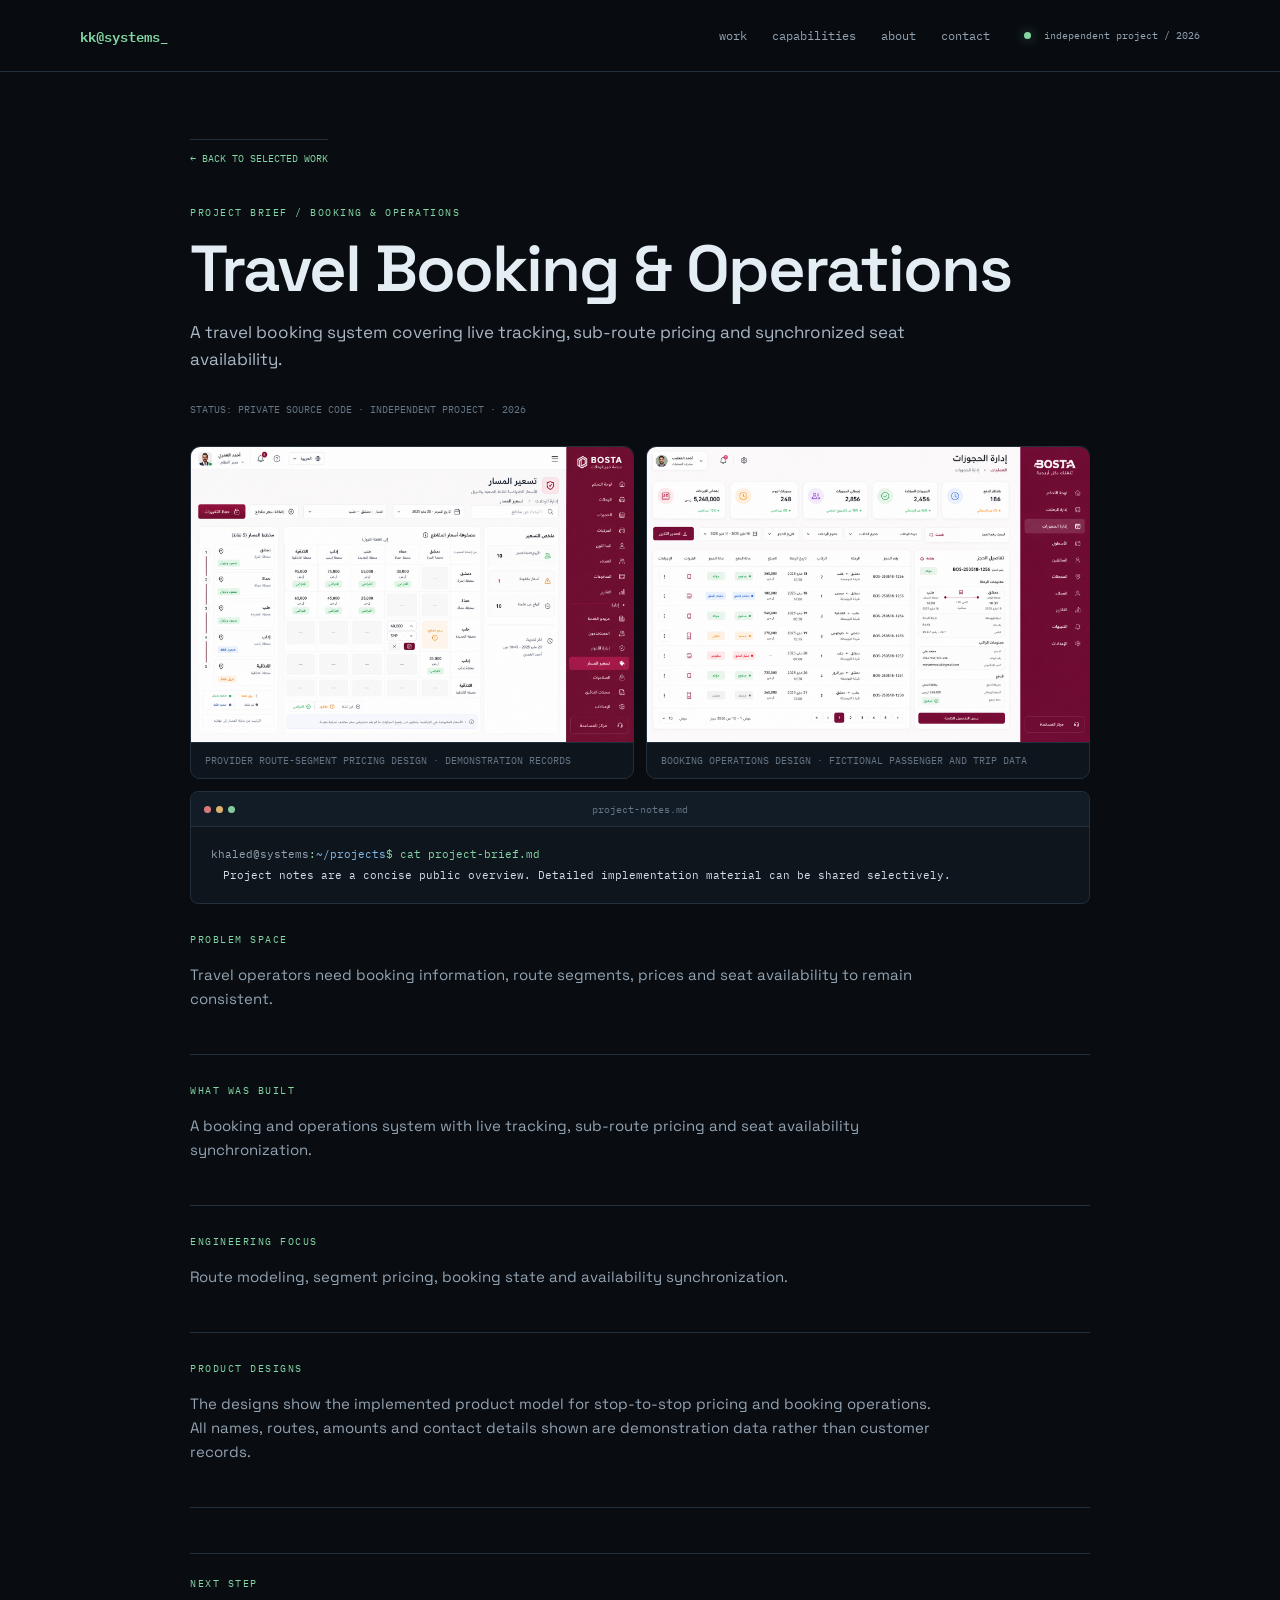
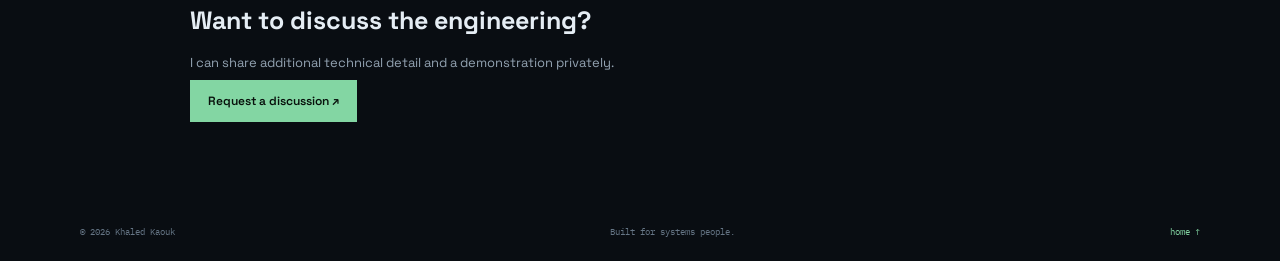
<file: projects/travel-platform.html>
<!doctype html>
<html lang="en">
  <head>
    <meta charset="utf-8" />
    <meta name="viewport" content="width=device-width, initial-scale=1" />
    <meta name="theme-color" content="#090d12" />
    <meta
      name="description"
      content="TripBooking operations software for route-segment pricing, bookings and synchronized seat availability."
    />
    <meta
      property="og:title"
      content="Travel Booking &amp; Operations — Khaled Kaouk"
    />
    <meta
      property="og:description"
      content="Route-segment pricing, booking operations and synchronized seat availability."
    />
    <meta
      property="og:image"
      content="https://KhaledKaouk.github.io/assets/projects/tripbooking-route-pricing.png"
    />
    <meta name="twitter:card" content="summary_large_image" />
    <title>Travel Booking & Operations | Khaled Kaouk</title>
    <link rel="stylesheet" href="../assets/style.css" />
    <script defer src="../assets/main.js"></script>
  </head>
  <body>
    <header class="topbar">
      <a class="brand" href="../index.html"
        ><span class="prompt">kk@systems</span><span class="cursor">_</span></a
      ><button
        class="menu-toggle"
        aria-label="Toggle navigation"
        aria-expanded="false"
      >
        ☰
      </button>
      <nav class="nav">
        <a href="../index.html#work">work</a
        ><a href="../index.html#capabilities">capabilities</a
        ><a href="../index.html#about">about</a
        ><a href="../index.html#contact">contact</a>
      </nav>
      <span class="status"><i></i> independent project / 2026</span>
    </header>
    <main class="shell" style="padding: 72px 0 90px; max-width: 900px">
      <a class="text-link" href="../index.html#work">← BACK TO SELECTED WORK</a>
      <div class="eyebrow" style="margin-top: 35px">
        PROJECT BRIEF / BOOKING & OPERATIONS
      </div>
      <h1
        style="
          font-size: clamp(40px, 6vw, 65px);
          letter-spacing: -2px;
          margin: 15px 0;
        "
      >
        Travel Booking & Operations
      </h1>
      <p class="hero-copy" style="font-size: 17px; max-width: 760px">
        A travel booking system covering live tracking, sub-route pricing and
        synchronized seat availability.
      </p>
      <div class="private-note" style="margin: 30px 0">
        STATUS: PRIVATE SOURCE CODE · INDEPENDENT PROJECT · 2026
      </div>
      <div class="visual-grid">
        <figure class="project-visual">
          <img
            src="../assets/projects/tripbooking-route-pricing.png"
            alt="Arabic route-segment pricing matrix for TripBooking"
          />
          <figcaption>
            PROVIDER ROUTE-SEGMENT PRICING DESIGN · DEMONSTRATION RECORDS
          </figcaption>
        </figure>
        <figure class="project-visual">
          <img
            src="../assets/projects/tripbooking-bookings.png"
            alt="Arabic booking-management workspace for TripBooking"
          />
          <figcaption>
            BOOKING OPERATIONS DESIGN · FICTIONAL PASSENGER AND TRIP DATA
          </figcaption>
        </figure>
      </div>
      <div class="terminal-window">
        <div class="terminal-head">
          <span class="traffic"><b></b><b></b><b></b></span
          ><span>project-notes.md</span>
        </div>
        <div class="terminal-body">
          <p>
            <span class="muted">khaled@systems</span>:<span class="blue"
              >~/projects</span
            >$ cat project-brief.md
          </p>
          <p class="output">
            Project notes are a concise public overview. Detailed implementation
            material can be shared selectively.
          </p>
        </div>
      </div>
      <section
        class="section"
        style="padding: 28px 0; border-bottom: 1px solid var(--line)"
      >
        <div class="eyebrow">PROBLEM SPACE</div>
        <p style="max-width: 760px; color: var(--muted); font-size: 15px">
          Travel operators need booking information, route segments, prices and
          seat availability to remain consistent.
        </p>
      </section>
      <section
        class="section"
        style="padding: 28px 0; border-bottom: 1px solid var(--line)"
      >
        <div class="eyebrow">WHAT WAS BUILT</div>
        <p style="max-width: 760px; color: var(--muted); font-size: 15px">
          A booking and operations system with live tracking, sub-route pricing
          and seat availability synchronization.
        </p>
      </section>
      <section
        class="section"
        style="padding: 28px 0; border-bottom: 1px solid var(--line)"
      >
        <div class="eyebrow">ENGINEERING FOCUS</div>
        <p style="max-width: 760px; color: var(--muted); font-size: 15px">
          Route modeling, segment pricing, booking state and availability
          synchronization.
        </p>
      </section>
      <section
        class="section"
        style="padding: 28px 0; border-bottom: 1px solid var(--line)"
      >
        <div class="eyebrow">PRODUCT DESIGNS</div>
        <p style="max-width: 760px; color: var(--muted); font-size: 15px">
          The designs show the implemented product model for stop-to-stop
          pricing and booking operations. All names, routes, amounts and contact
          details shown are demonstration data rather than customer records.
        </p>
      </section>
      <div
        style="
          border-top: 1px solid var(--line);
          margin-top: 45px;
          padding-top: 22px;
        "
      >
        <div class="eyebrow">NEXT STEP</div>
        <h2 style="font-size: 25px; margin: 8px 0">
          Want to discuss the engineering?
        </h2>
        <p style="color: var(--muted); font-size: 13px">
          I can share additional technical detail and a demonstration privately.
        </p>
        <a
          class="button primary"
          href="mailto:kaoukkhaled@gmail.com?subject=Project%20discussion%3A%20Travel%20Booking%20&%20Operations"
          >Request a discussion ↗</a
        >
      </div>
    </main>
    <footer class="footer shell">
      <span>© <span id="year"></span> Khaled Kaouk</span
      ><span>Built for systems people.</span><a href="../index.html">home ↑</a>
    </footer>
  </body>
</html>
</file>
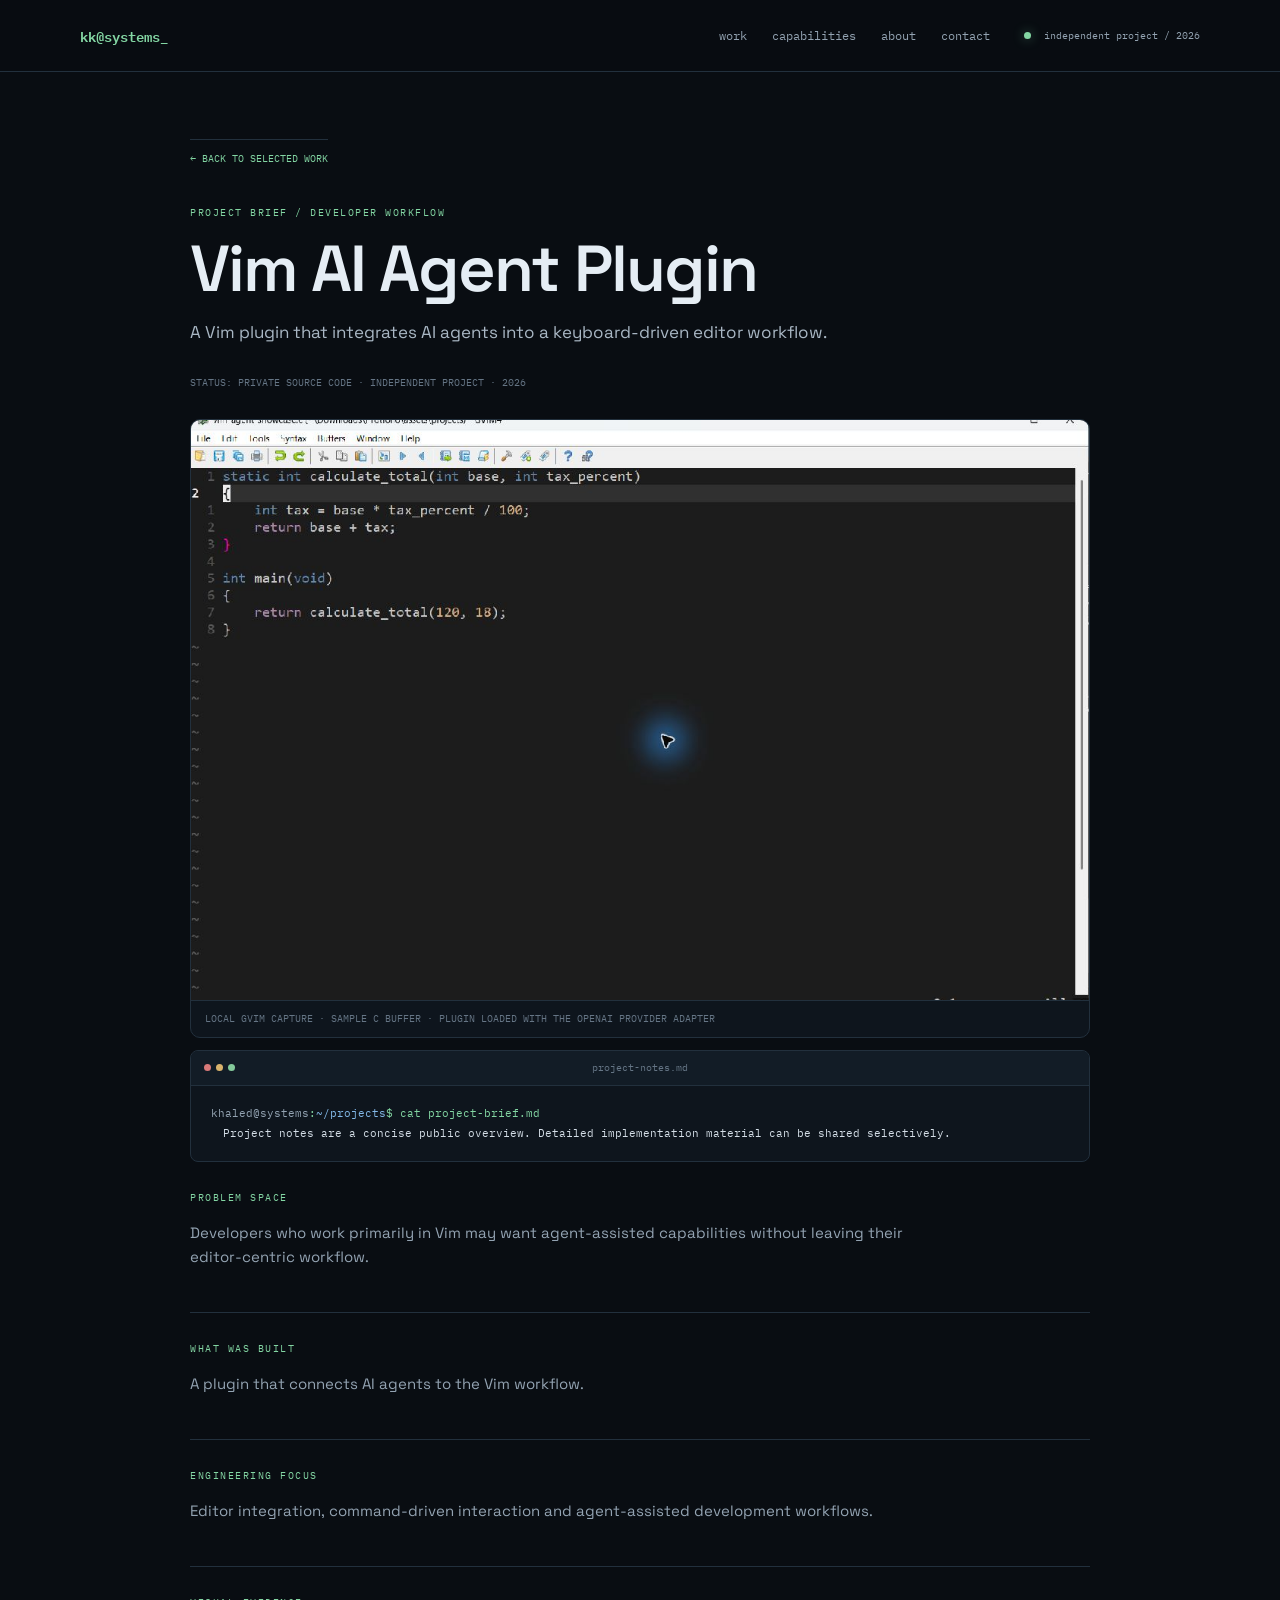
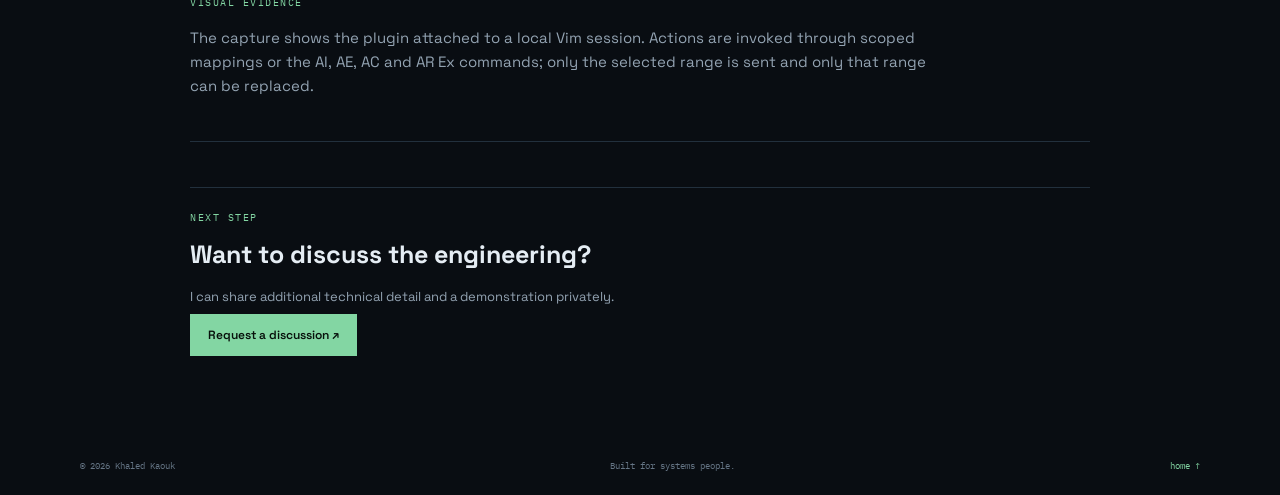
<file: projects/vim-ai.html>
<!doctype html>
<html lang="en">
  <head>
    <meta charset="utf-8" />
    <meta name="viewport" content="width=device-width, initial-scale=1" />
    <meta name="theme-color" content="#090d12" />
    <meta
      name="description"
      content="A scoped Vim AI plugin with range-limited edits, explanations and provider adapters."
    />
    <meta property="og:title" content="Vim AI Agent Plugin — Khaled Kaouk" />
    <meta
      property="og:description"
      content="Scoped AI actions that compose with Vim motions and preserve range boundaries."
    />
    <meta
      property="og:image"
      content="https://KhaledKaouk.github.io/assets/projects/vim-agent-provider.png"
    />
    <meta name="twitter:card" content="summary_large_image" />
    <title>Vim AI Agent Plugin | Khaled Kaouk</title>
    <link rel="stylesheet" href="../assets/style.css" />
    <script defer src="../assets/main.js"></script>
  </head>
  <body>
    <header class="topbar">
      <a class="brand" href="../index.html"
        ><span class="prompt">kk@systems</span><span class="cursor">_</span></a
      ><button
        class="menu-toggle"
        aria-label="Toggle navigation"
        aria-expanded="false"
      >
        ☰
      </button>
      <nav class="nav">
        <a href="../index.html#work">work</a
        ><a href="../index.html#capabilities">capabilities</a
        ><a href="../index.html#about">about</a
        ><a href="../index.html#contact">contact</a>
      </nav>
      <span class="status"><i></i> independent project / 2026</span>
    </header>
    <main class="shell" style="padding: 72px 0 90px; max-width: 900px">
      <a class="text-link" href="../index.html#work">← BACK TO SELECTED WORK</a>
      <div class="eyebrow" style="margin-top: 35px">
        PROJECT BRIEF / DEVELOPER WORKFLOW
      </div>
      <h1
        style="
          font-size: clamp(40px, 6vw, 65px);
          letter-spacing: -2px;
          margin: 15px 0;
        "
      >
        Vim AI Agent Plugin
      </h1>
      <p class="hero-copy" style="font-size: 17px; max-width: 760px">
        A Vim plugin that integrates AI agents into a keyboard-driven editor
        workflow.
      </p>
      <div class="private-note" style="margin: 30px 0">
        STATUS: PRIVATE SOURCE CODE · INDEPENDENT PROJECT · 2026
      </div>
      <figure class="project-visual">
        <img
          src="../assets/projects/vim-agent-provider.png"
          alt="Vim editing a sample C file with vim-agent loaded"
        />
        <figcaption>
          LOCAL GVIM CAPTURE · SAMPLE C BUFFER · PLUGIN LOADED WITH THE OPENAI
          PROVIDER ADAPTER
        </figcaption>
      </figure>
      <div class="terminal-window">
        <div class="terminal-head">
          <span class="traffic"><b></b><b></b><b></b></span
          ><span>project-notes.md</span>
        </div>
        <div class="terminal-body">
          <p>
            <span class="muted">khaled@systems</span>:<span class="blue"
              >~/projects</span
            >$ cat project-brief.md
          </p>
          <p class="output">
            Project notes are a concise public overview. Detailed implementation
            material can be shared selectively.
          </p>
        </div>
      </div>
      <section
        class="section"
        style="padding: 28px 0; border-bottom: 1px solid var(--line)"
      >
        <div class="eyebrow">PROBLEM SPACE</div>
        <p style="max-width: 760px; color: var(--muted); font-size: 15px">
          Developers who work primarily in Vim may want agent-assisted
          capabilities without leaving their editor-centric workflow.
        </p>
      </section>
      <section
        class="section"
        style="padding: 28px 0; border-bottom: 1px solid var(--line)"
      >
        <div class="eyebrow">WHAT WAS BUILT</div>
        <p style="max-width: 760px; color: var(--muted); font-size: 15px">
          A plugin that connects AI agents to the Vim workflow.
        </p>
      </section>
      <section
        class="section"
        style="padding: 28px 0; border-bottom: 1px solid var(--line)"
      >
        <div class="eyebrow">ENGINEERING FOCUS</div>
        <p style="max-width: 760px; color: var(--muted); font-size: 15px">
          Editor integration, command-driven interaction and agent-assisted
          development workflows.
        </p>
      </section>
      <section
        class="section"
        style="padding: 28px 0; border-bottom: 1px solid var(--line)"
      >
        <div class="eyebrow">VISUAL EVIDENCE</div>
        <p style="max-width: 760px; color: var(--muted); font-size: 15px">
          The capture shows the plugin attached to a local Vim session. Actions
          are invoked through scoped mappings or the AI, AE, AC and AR Ex
          commands; only the selected range is sent and only that range can be
          replaced.
        </p>
      </section>
      <div
        style="
          border-top: 1px solid var(--line);
          margin-top: 45px;
          padding-top: 22px;
        "
      >
        <div class="eyebrow">NEXT STEP</div>
        <h2 style="font-size: 25px; margin: 8px 0">
          Want to discuss the engineering?
        </h2>
        <p style="color: var(--muted); font-size: 13px">
          I can share additional technical detail and a demonstration privately.
        </p>
        <a
          class="button primary"
          href="mailto:kaoukkhaled@gmail.com?subject=Project%20discussion%3A%20Vim%20AI%20Agent%20Plugin"
          >Request a discussion ↗</a
        >
      </div>
    </main>
    <footer class="footer shell">
      <span>© <span id="year"></span> Khaled Kaouk</span
      ><span>Built for systems people.</span><a href="../index.html">home ↑</a>
    </footer>
  </body>
</html>
</file>
<file: assets/style.css>
@import url("https://fonts.googleapis.com/css2?family=IBM+Plex+Mono:wght@400;500;600&family=Space+Grotesk:wght@400;500;600;700&display=swap");
:root {
  --bg: #090d12;
  --panel: #0e151d;
  --panel2: #111c27;
  --line: #22303d;
  --text: #e5edf4;
  --muted: #93a3b2;
  --dim: #657585;
  --green: #83d6a3;
  --blue: #83b9e8;
  --orange: #e5b77b;
  --purple: #c1a4ed;
  --max: 1120px;
}
* {
  box-sizing: border-box;
}
html {
  scroll-behavior: smooth;
  scroll-padding-top: 90px;
}
body {
  margin: 0;
  background: var(--bg);
  color: var(--text);
  font-family: "Space Grotesk", sans-serif;
  line-height: 1.6;
}
a {
  color: inherit;
  text-decoration: none;
}
.shell {
  width: min(var(--max), calc(100% - 48px));
  margin: auto;
}
.scanline {
  position: fixed;
  inset: 0;
  pointer-events: none;
  z-index: 5;
  opacity: 0.025;
  background: repeating-linear-gradient(0deg, transparent 0 3px, #fff 4px);
}
.topbar {
  height: 72px;
  border-bottom: 1px solid var(--line);
  display: flex;
  align-items: center;
  padding: 0 max(24px, calc((100% - var(--max)) / 2));
  gap: 34px;
  background: #090d12ed;
  position: sticky;
  top: 0;
  z-index: 10;
  backdrop-filter: blur(12px);
}
.brand {
  font:
    600 14px "IBM Plex Mono",
    monospace;
  color: var(--green);
  white-space: nowrap;
}
.cursor {
  color: var(--green);
  animation: blink 1s steps(2, start) infinite;
}
@keyframes blink {
  to {
    visibility: hidden;
  }
}
.nav {
  display: flex;
  gap: 25px;
  margin-left: auto;
}
.nav a,
.status,
.hero-meta,
.eyebrow,
.tag,
.year,
.cap-num,
.cap-mark,
.stack-row > span,
.footer {
  font-family: "IBM Plex Mono", monospace;
}
.nav a {
  font-size: 12px;
  color: var(--muted);
}
.nav a:hover,
.text-link:hover,
.contact-links a:hover {
  color: var(--green);
}
.status {
  font-size: 10px;
  color: var(--muted);
  white-space: nowrap;
}
.status i,
.dot {
  display: inline-block;
  width: 7px;
  height: 7px;
  background: var(--green);
  border-radius: 50%;
  margin-right: 7px;
  box-shadow: 0 0 12px #83d6a377;
}
.menu-toggle {
  display: none;
  background: none;
  color: var(--text);
  border: 0;
  font-size: 20px;
}
.hero {
  padding: 105px 0 70px;
  position: relative;
}
.eyebrow {
  font-size: 10px;
  letter-spacing: 1.5px;
  color: var(--green);
}
h1 {
  font-size: clamp(48px, 7vw, 82px);
  line-height: 1.02;
  letter-spacing: -4px;
  margin: 25px 0 20px;
  font-weight: 600;
}
h1 em {
  font-style: normal;
  color: var(--green);
}
.hero-copy {
  max-width: 610px;
  color: #a9b7c4;
  font-size: 18px;
}
.hero-actions {
  display: flex;
  gap: 12px;
  margin: 30px 0 42px;
}
.button {
  padding: 12px 17px;
  border: 1px solid var(--line);
  font-size: 12px;
  font-weight: 600;
}
.button span {
  margin-left: 14px;
}
.button.primary {
  background: var(--green);
  color: #08110c;
  border-color: var(--green);
}
.button.secondary {
  color: var(--text);
}
.terminal-window {
  border: 1px solid var(--line);
  background: var(--panel);
  border-radius: 8px;
  overflow: hidden;
}
.intro-terminal {
  max-width: 660px;
  margin-left: auto;
}
.terminal-head {
  height: 35px;
  background: #121c26;
  border-bottom: 1px solid var(--line);
  display: flex;
  align-items: center;
  justify-content: center;
  position: relative;
  color: var(--dim);
  font:
    10px "IBM Plex Mono",
    monospace;
}
.traffic {
  position: absolute;
  left: 13px;
  display: flex;
  gap: 5px;
}
.traffic b {
  width: 7px;
  height: 7px;
  border-radius: 50%;
  background: #52616e;
}
.traffic b:first-child {
  background: #d87979;
}
.traffic b:nth-child(2) {
  background: #d9b36c;
}
.traffic b:nth-child(3) {
  background: #83c99a;
}
.terminal-dots {
  position: absolute;
  right: 13px;
  letter-spacing: 2px;
}
.terminal-body {
  padding: 17px 20px;
  font:
    11px/1.9 "IBM Plex Mono",
    monospace;
  color: var(--green);
}
.terminal-body p {
  margin: 0;
}
.muted {
  color: var(--muted);
}
.blue {
  color: var(--blue);
}
.output {
  color: #d4dee7;
  padding-left: 12px !important;
}
.hero-meta {
  display: flex;
  gap: 28px;
  color: var(--dim);
  font-size: 9px;
  margin-top: 35px;
}
.section {
  padding: 78px 0;
}
.section-heading {
  display: flex;
  justify-content: space-between;
  align-items: end;
  gap: 30px;
  margin-bottom: 30px;
}
.section-heading h2,
.contact-inner h2 {
  font-size: 36px;
  letter-spacing: -1.5px;
  margin: 7px 0 0;
}
.section-heading > p {
  max-width: 400px;
  color: var(--muted);
  font-size: 13px;
  margin: 0;
}
.project-grid {
  display: grid;
  grid-template-columns: repeat(3, 1fr);
  gap: 13px;
}
.project-card {
  min-height: 290px;
  border: 1px solid var(--line);
  background: linear-gradient(145deg, #101923, #0b1118);
  padding: 21px;
  display: flex;
  flex-direction: column;
  transition: 0.2s;
  overflow: hidden;
}
.project-thumb {
  width: calc(100% + 42px);
  height: 132px;
  margin: -21px -21px 8px;
  object-fit: cover;
  border-bottom: 1px solid var(--line);
  filter: saturate(0.86) contrast(1.03);
}
.project-card:hover {
  border-color: #527d6a;
  transform: translateY(-3px);
}
.project-card.featured {
  border-color: #426b59;
  background: linear-gradient(145deg, #13251e, #0d1517);
}
.card-top {
  display: flex;
  justify-content: space-between;
  align-items: center;
}
.tag,
.year {
  font-size: 9px;
  color: var(--dim);
  letter-spacing: 0.7px;
}
.tag {
  color: var(--green);
}
.project-icon {
  font-size: 26px;
  color: var(--green);
  margin: 10px 0 8px;
}
.project-visual {
  margin: 30px 0 12px;
  border: 1px solid var(--line);
  border-radius: 10px;
  overflow: hidden;
  background: var(--panel);
}
.project-visual img {
  display: block;
  width: 100%;
  height: auto;
  max-height: 580px;
  object-fit: cover;
}
.project-visual figcaption {
  padding: 10px 14px;
  border-top: 1px solid var(--line);
  color: var(--dim);
  font:
    10px/1.55 "IBM Plex Mono",
    monospace;
}
.evidence-note {
  border-left: 2px solid var(--green);
  padding-left: 15px;
}
.visual-grid {
  display: grid;
  grid-template-columns: repeat(2, minmax(0, 1fr));
  gap: 12px;
  margin: 30px 0 12px;
}
.visual-grid .project-visual {
  margin: 0;
}
.project-card h3 {
  font-size: 18px;
  margin: 0 0 8px;
}
.project-card p {
  font-size: 12px;
  color: var(--muted);
  margin: 0 0 16px;
}
.chips {
  display: flex;
  flex-wrap: wrap;
  gap: 6px;
  margin-top: auto;
  margin-bottom: 17px;
}
.chips span {
  font:
    9px "IBM Plex Mono",
    monospace;
  border: 1px solid var(--line);
  padding: 4px 7px;
  color: #aab8c5;
}
.text-link {
  font:
    10px "IBM Plex Mono",
    monospace;
  color: var(--green);
  border-top: 1px solid var(--line);
  padding-top: 12px;
}
.text-link span {
  float: right;
}
.private-note {
  font:
    10px "IBM Plex Mono",
    monospace;
  color: var(--dim);
  margin-top: 18px;
}
.private-note span {
  color: var(--green);
}
.capability-list {
  border-top: 1px solid var(--line);
}
.capability-list > div {
  display: grid;
  grid-template-columns: 60px 1fr 90px;
  align-items: center;
  gap: 20px;
  padding: 21px 0;
  border-bottom: 1px solid var(--line);
}
.cap-num {
  font-size: 11px;
  color: var(--green);
}
.capability-list h3 {
  font-size: 17px;
  margin: 0;
}
.capability-list p {
  font-size: 12px;
  color: var(--muted);
  margin: 3px 0 0;
}
.cap-mark {
  font-size: 9px;
  color: var(--dim);
  text-align: right;
}
.about-layout {
  display: grid;
  grid-template-columns: 1.2fr 0.8fr;
  gap: 55px;
  align-items: center;
}
.about-copy p {
  font-size: 13px;
  color: var(--muted);
}
.about-copy .large-copy {
  font-size: 19px;
  line-height: 1.5;
  color: var(--text);
}
.facts .terminal-body {
  color: #d5e0e9;
}
.json-line {
  padding-left: 17px !important;
}
.green {
  color: var(--green);
}
.orange {
  color: var(--orange);
}
.purple {
  color: var(--purple);
}
.stack-row {
  border-top: 1px solid var(--line);
  margin-top: 32px;
  padding-top: 17px;
  display: flex;
  gap: 25px;
}
.stack-row > span {
  font-size: 9px;
  color: var(--green);
  white-space: nowrap;
  padding-top: 3px;
}
.stack-row p {
  font-size: 11px;
  color: var(--muted);
  margin: 0;
}
.contact-section {
  border-top: 1px solid var(--line);
  border-bottom: 1px solid var(--line);
  background:
    radial-gradient(ellipse at 10% 50%, #14251d 0%, transparent 50%), #0c1219;
}
.contact-inner {
  padding: 65px 0;
  display: flex;
  justify-content: space-between;
  align-items: center;
  gap: 30px;
}
.contact-inner h2 {
  font-size: 42px;
  line-height: 1.1;
}
.contact-inner p {
  color: var(--muted);
  font-size: 13px;
}
.contact-links {
  display: flex;
  flex-direction: column;
  min-width: 270px;
}
.contact-links a {
  border-bottom: 1px solid var(--line);
  padding: 12px 0;
  font:
    12px "IBM Plex Mono",
    monospace;
}
.contact-links span {
  float: right;
  color: var(--green);
}
.footer {
  display: flex;
  justify-content: space-between;
  padding: 22px 0;
  color: var(--dim);
  font-size: 9px;
}
.footer a {
  color: var(--green);
}
@media (max-width: 850px) {
  .status {
    display: none;
  }
  .project-grid {
    grid-template-columns: repeat(2, 1fr);
  }
  .about-layout {
    gap: 25px;
  }
  .topbar {
    gap: 20px;
  }
}
@media (max-width: 620px) {
  .shell {
    width: calc(100% - 34px);
  }
  .topbar {
    height: 60px;
    padding: 0 17px;
    justify-content: space-between;
  }
  .menu-toggle {
    display: block;
  }
  .nav {
    display: none;
    position: absolute;
    top: 59px;
    left: 0;
    right: 0;
    background: #0b1118;
    border-bottom: 1px solid var(--line);
    padding: 18px;
    flex-direction: column;
    gap: 15px;
  }
  .nav.open {
    display: flex;
  }
  .hero {
    padding: 75px 0 50px;
  }
  h1 {
    letter-spacing: -2.5px;
  }
  .hero-copy {
    font-size: 15px;
  }
  .hero-meta {
    flex-direction: column;
    gap: 8px;
  }
  .section {
    padding: 55px 0;
  }
  .section-heading {
    display: block;
  }
  .section-heading > p {
    margin-top: 12px;
  }
  .section-heading h2 {
    font-size: 30px;
  }
  .project-grid {
    grid-template-columns: 1fr;
  }
  .project-card {
    min-height: 260px;
  }
  .project-thumb {
    height: 150px;
  }
  .visual-grid {
    grid-template-columns: 1fr;
  }
  .capability-list > div {
    grid-template-columns: 32px 1fr;
  }
  .cap-mark {
    display: none;
  }
  .about-layout {
    grid-template-columns: 1fr;
  }
  .stack-row {
    display: block;
  }
  .stack-row p {
    margin-top: 7px;
  }
  .contact-inner {
    display: block;
    padding: 50px 0;
  }
  .contact-inner h2 {
    font-size: 34px;
  }
  .contact-links {
    margin-top: 25px;
  }
  .footer {
    gap: 12px;
    flex-wrap: wrap;
  }
  .intro-terminal {
    margin-top: 15px;
  }
  .hero-actions {
    flex-wrap: wrap;
  }
}
</file>
